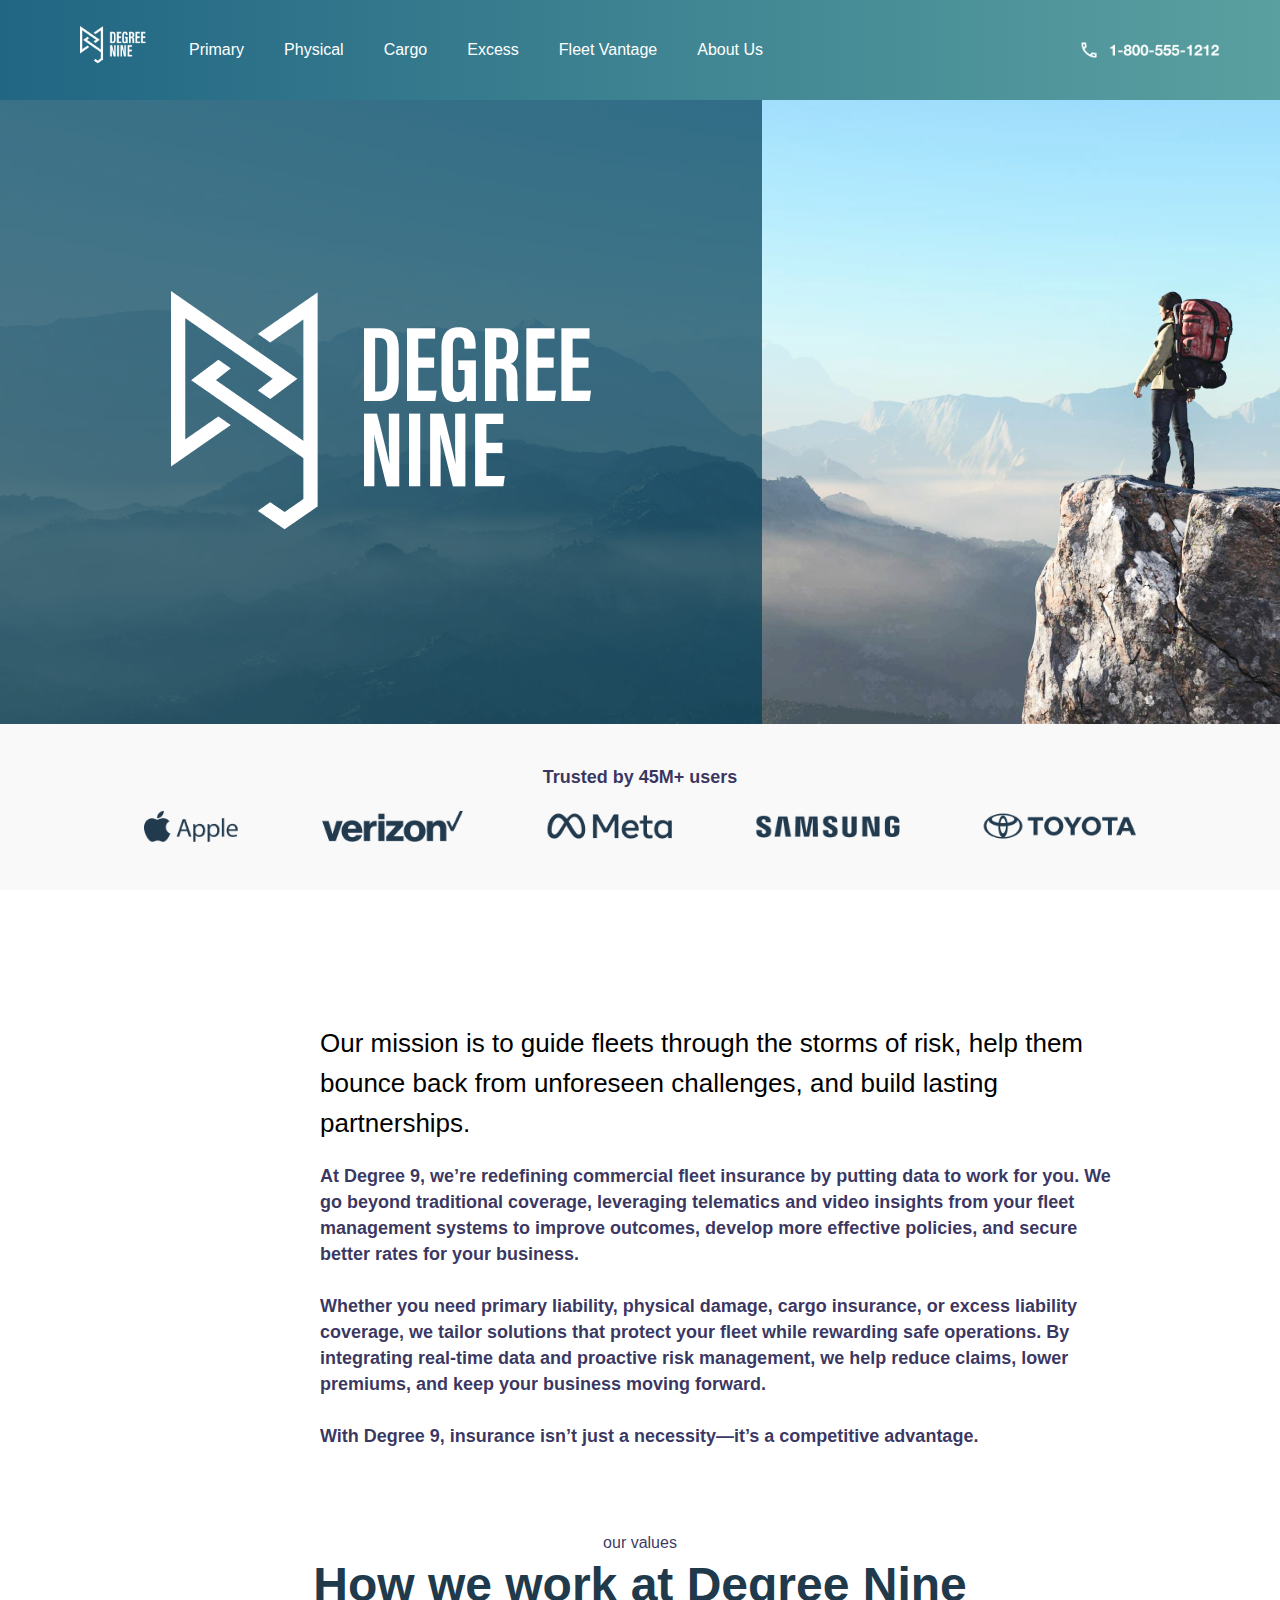
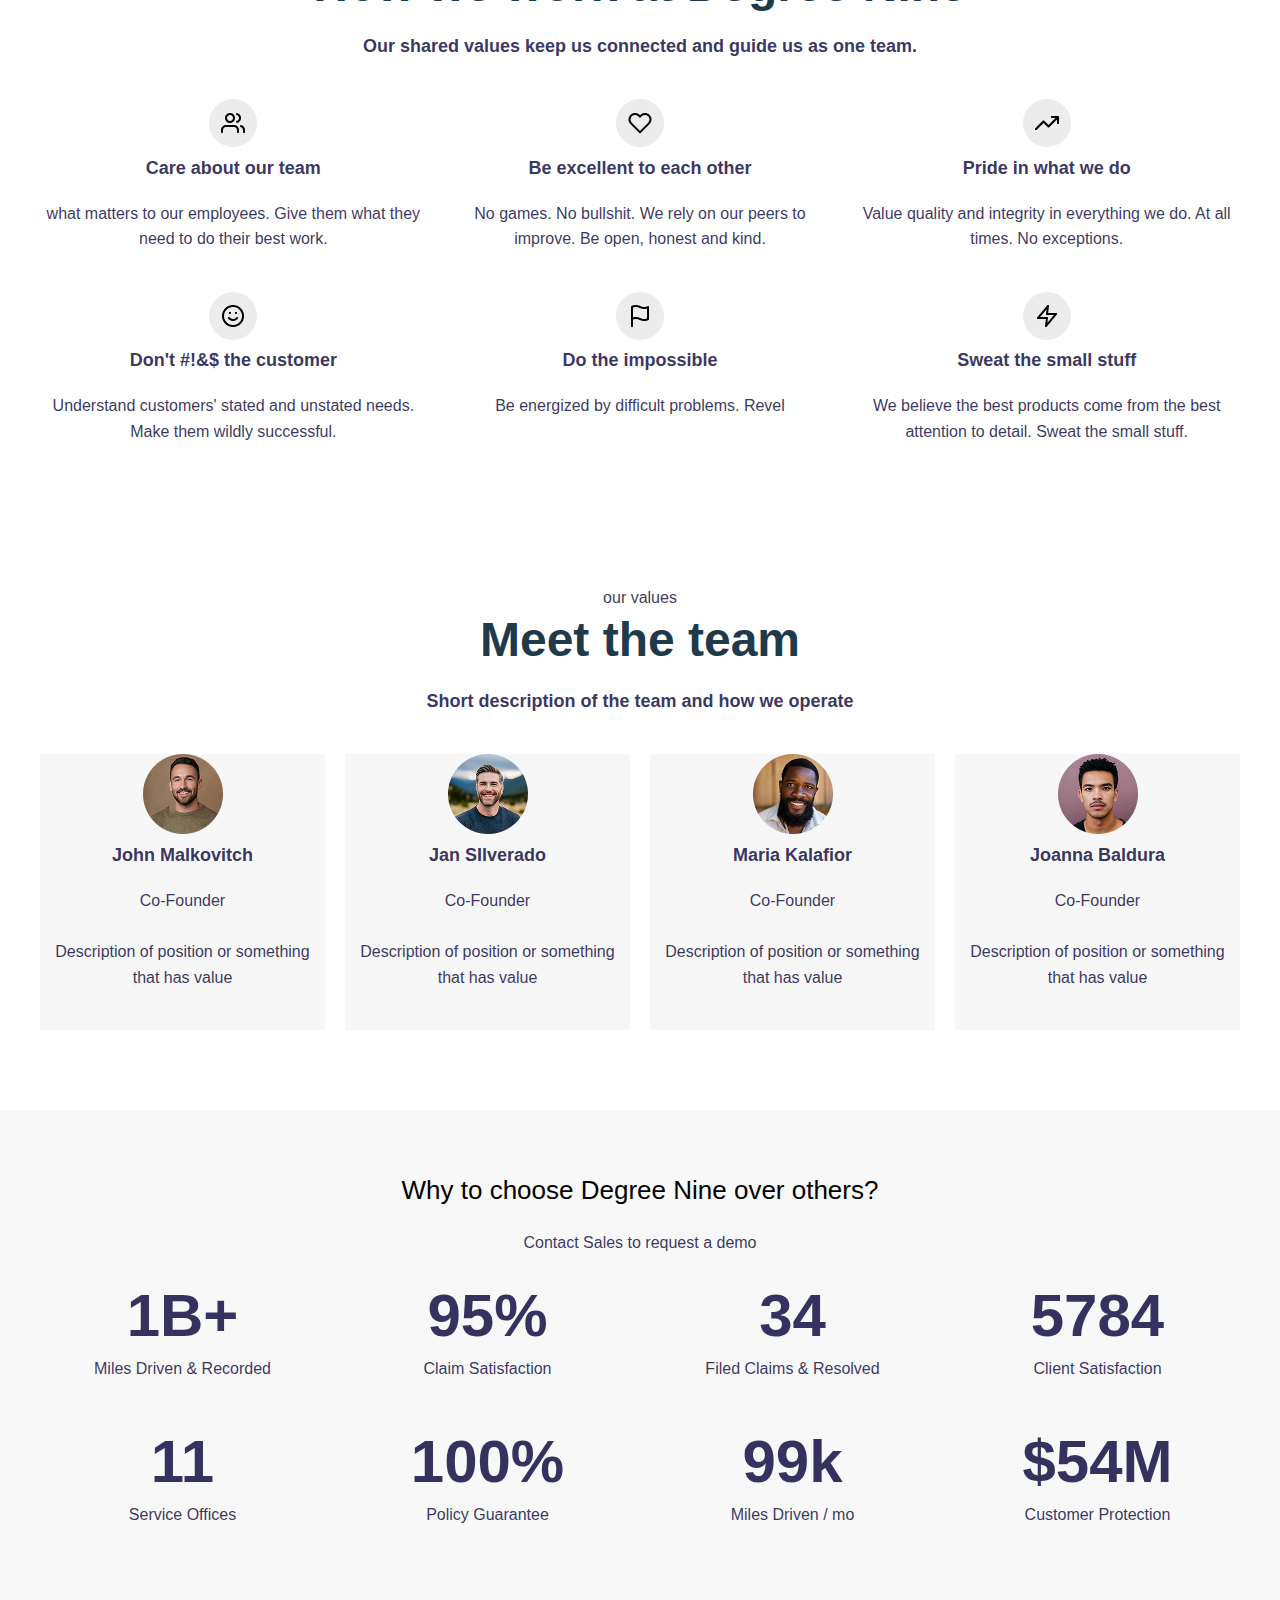
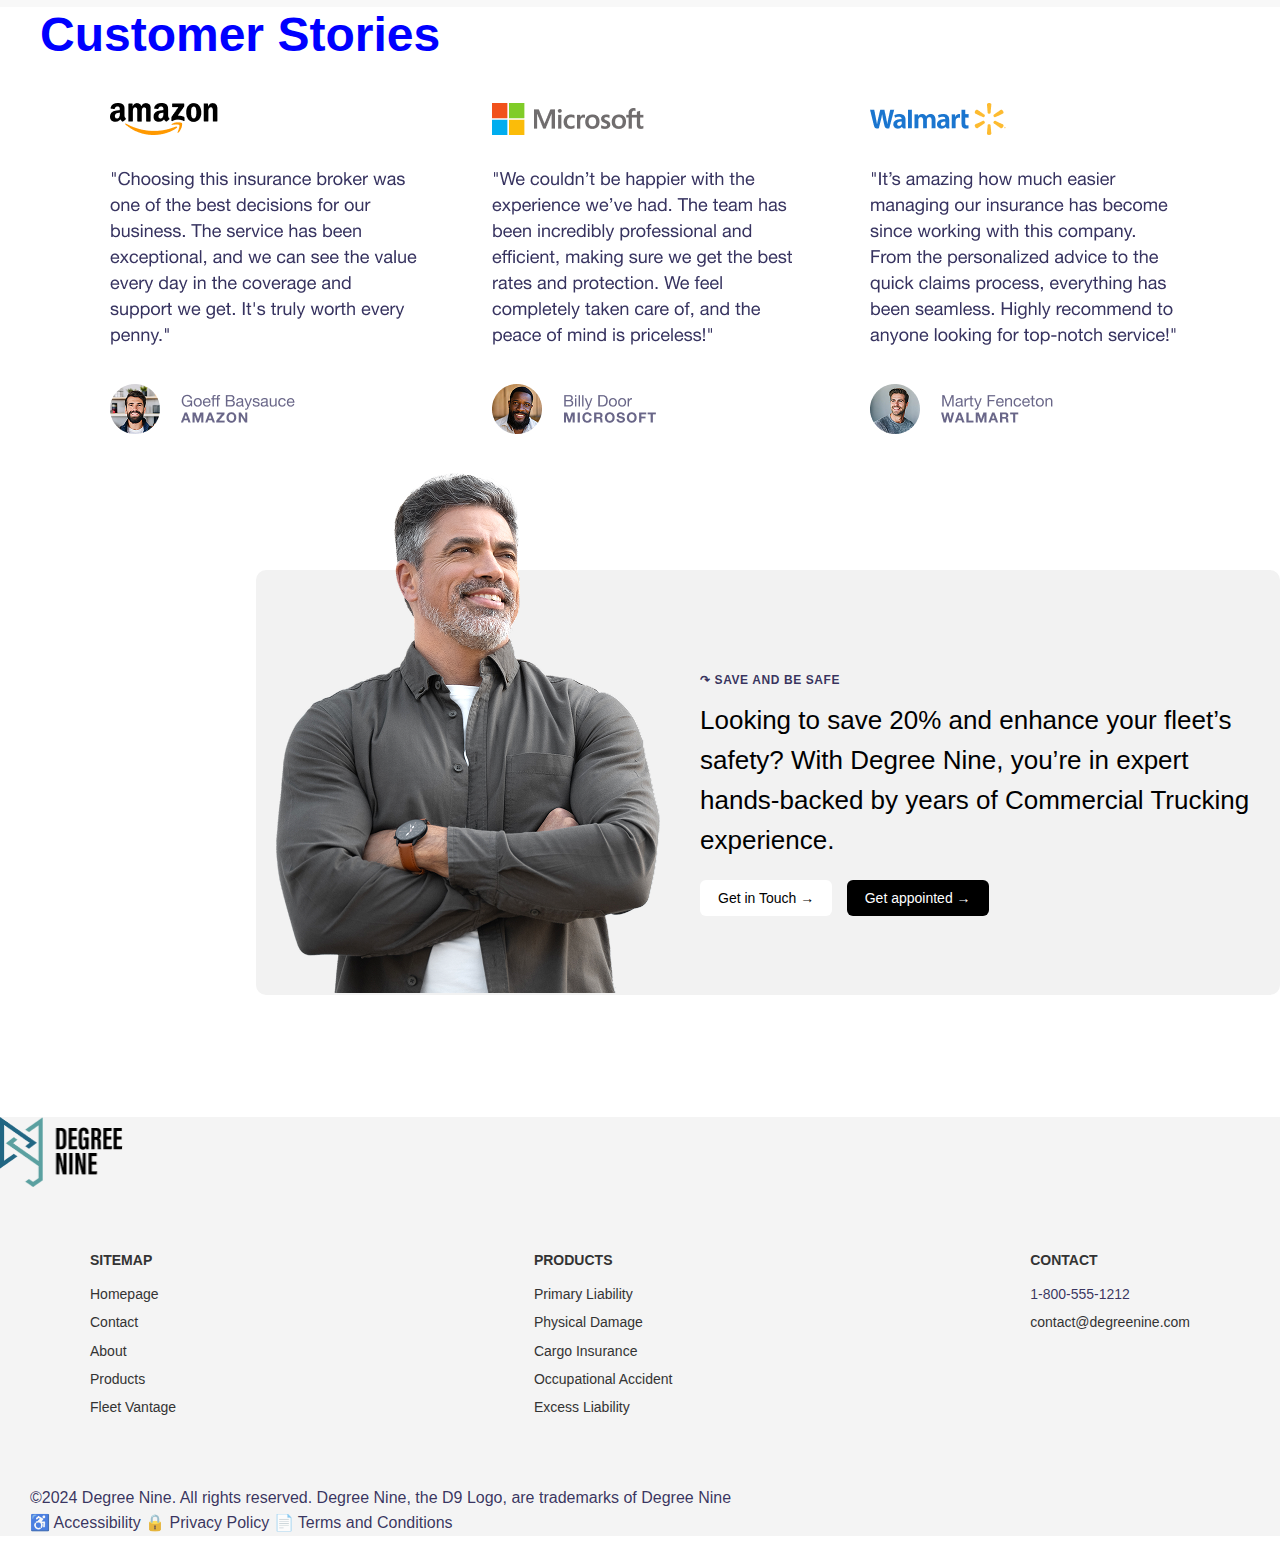
<file: aboutus.html>
<!DOCTYPE html>
<html lang="en">
<head>
    <meta charset="UTF-8">
    <meta name="viewport" content="width=device-width, initial-scale=1.0">
    <title>About us</title>
    <link rel="stylesheet" href="styl.css">
</head>
<body>
    <section class="header">
        <div class="lewyheader" >
            <a href="index.html"><img src="HEADLEFT.png" alt="zdjęcie"></a>
            <a href="primary liability.html">Primary</a>
            <a href="physical damage.html">Physical</a>
            <a href="cargo Insurance.html">Cargo</a>
            <a href="excess liability.html">Excess</a>
            <a href="fleet.html">Fleet Vantage</a>
            <a href="aboutus.html">About Us</a>
        </div>
        <div class="prawyheader"><img src="HEADRIGHT.png" alt="zdjęcie"></div>
    </section>
    <section class="mid1">
        <img src="abouts.png" alt="">
    </section>
    <section class="mid2">
        <h4 >Trusted by 45M+ users</h4>
        <img src="współpraca.png" alt="nasi współpracownicy" >
    </section>
    <section class="tekst">
        <h2>Our mission is to guide fleets through the storms of risk, help them bounce back from unforeseen challenges, and build lasting partnerships.</h2>
        <h4>At Degree 9, we’re redefining commercial fleet insurance by putting data to work for you. We go beyond traditional coverage, leveraging telematics and video insights from your fleet management systems to improve outcomes, develop more effective policies, and secure better rates for your business.
            <br><br>
            Whether you need primary liability, physical damage, cargo insurance, or excess liability coverage, we tailor solutions that protect your fleet while rewarding safe operations. By integrating real-time data and proactive risk management, we help reduce claims, lower premiums, and keep your business moving forward.
            <br><br>
            With Degree 9, insurance isn’t just a necessity—it’s a competitive advantage.</h4>
    </section >
    <section class="work">
        <div>
        <div class="label_header">our values</div>
        <h1>How we work at Degree Nine</h1>
        <h5>Our shared values keep us connected and guide us as one team.</h5>
        </div>
        <ul>
            <li><img src="team.png" alt=""><h5>Care about our team</h5> what matters to our employees. 
                Give them what they need to do their best work.</li>
            <li><img src="serce.png" alt=""><h5>Be excellent to each other</h5>No games. No bullshit. We rely on our peers 
                to improve. Be open, honest and kind.</li>
            <li><img src="pochyła.png" alt=""><h5>Pride in what we do</h5>Value quality and integrity in everything we do. 
                At all times. No exceptions.</li>
        </ul>
        <ul>
            <li><img src="uśmiech.png" alt=""><h5>Don't #!&$ the customer</h5>
                Understand customers' stated and unstated needs. Make them wildly successful.</li>
            <li><img src="flaga.png" alt=""><h5>Do the impossible</h5>Be energized by difficult problems. Revel </li>
            <li><img src="energia.png" alt=""><h5>Sweat the small stuff</h5>We believe the best products come from the best attention to detail. Sweat the small stuff.</li>
        </ul>
    </section>   
    <section class="team">
        <div>
            <div class="label_header">our values</div>
            <h1>Meet the team</h1>
            <h5>Short description of the team and how we operate</h5>
        </div>
        <ul>
            <li><img src="john.png" alt=""><h5>John Malkovitch</h5>Co-Founder<br><br>Description of position or something that has value</li>
            <li><img src="Jan.png" alt=""><h5>Jan SIlverado</h5>Co-Founder<br><br>Description of position or something that has value</li>
            <li><img src="maria.png" alt=""><h5>Maria Kalafior</h5>Co-Founder<br><br>Description of position or something that has value</li>
            <li><img src="joanna.png" alt=""><h5>Joanna Baldura</h5>Co-Founder<br><br>Description of position or something that has value</li>
        </ul>
    </section>

    <section class="statystyki">
        <h2 style="text-align: center;">Why to choose Degree Nine over others?</h2>
        <p style="text-align: center;">Contact Sales to request a demo</p>
        <ul>
            <li><p class="oversize">1B+</p> Miles Driven & Recorded</li>
            <li><p class="oversize">95%</p> Claim Satisfaction</li>
            <li><p class="oversize">34</p> Filed Claims & Resolved</li>
            <li><p class="oversize">5784</p> Client Satisfaction</li>
        </ul><ul>
            <li><p class="oversize">11</p> Service Offices</li>
            <li><p class="oversize">100%</p> Policy Guarantee</li>
            <li><p class="oversize">99k</p> Miles Driven / mo</li>
            <li><p class="oversize">$54M</p> Customer Protection</li>
        </ul>
    </section>
    <section class="stories">
    <H1 style="color: blue;">Customer Stories</H1>
        <img src="stories1.png" alt="historie">
    <img src="stories2.png" alt=""><img src="stories3.png" alt=""></section>
    <section class="cta-section">
        <img src="facet 1.png" alt="Man standing with arms crossed" />
        <div class="cta-text">
            <small>↷ Save and be safe</small>
            <h2>Looking to save 20% and enhance your fleet’s safety? With Degree Nine, you’re in expert hands-backed by years of Commercial Trucking experience.</h2>
            <div class="cta-buttons">
            <button class="btn-outline">Get in Touch →</button>
            <button class="btn-black">Get appointed →</button>
            </div>
        </div>
    </section>
    
    <footer>
        <div class="footer-logo">
            <img src="footer.png" alt="Degree Nine Logo" />
        </div>
        <div class="footer">
            
        
            <div class="footer-section">
                <h4>Sitemap</h4>
                <ul>
                <li><a href="index.html">Homepage</a></li>
                <li><a href="#">Contact</a></li>
                <li><a href="aboutus.html">About</a></li>
                <li><a href="#">Products</a></li>
                <li><a href="fleet.html">Fleet Vantage</a></li>
                </ul>
            </div>
        
            <div class="footer-section">
                <h4>Products</h4>
                <ul>
                <li><a href="primary liability.html">Primary Liability</a></li>
                <li><a href="physical damage.html">Physical Damage</a></li>
                <li><a href="cargo Insurance.html">Cargo Insurance</a></li>
                <li><a href="#">Occupational Accident</a></li>
                <li><a href="excess liability.html">Excess Liability</a></li>
                </ul>
            </div>
        
            <div class="footer-section">
                <h4>Contact</h4>
                <ul>
                <li>1-800-555-1212</li>
                <li><a href="mailto:contact@degreenine.com">contact@degreenine.com</a></li>
                </ul>
            </div>            
        </div>
        <div class="footer-section">
            <div>©2024 Degree Nine. All rights reserved. Degree Nine, the D9 Logo, are trademarks of Degree Nine</div>
            <div class="links">
                <span>♿ Accessibility</span>
                <span>🔒 Privacy Policy</span>
                <span>📄 Terms and Conditions</span>
            </div>
        </div>
    </footer>
</body>
</html>
</file>
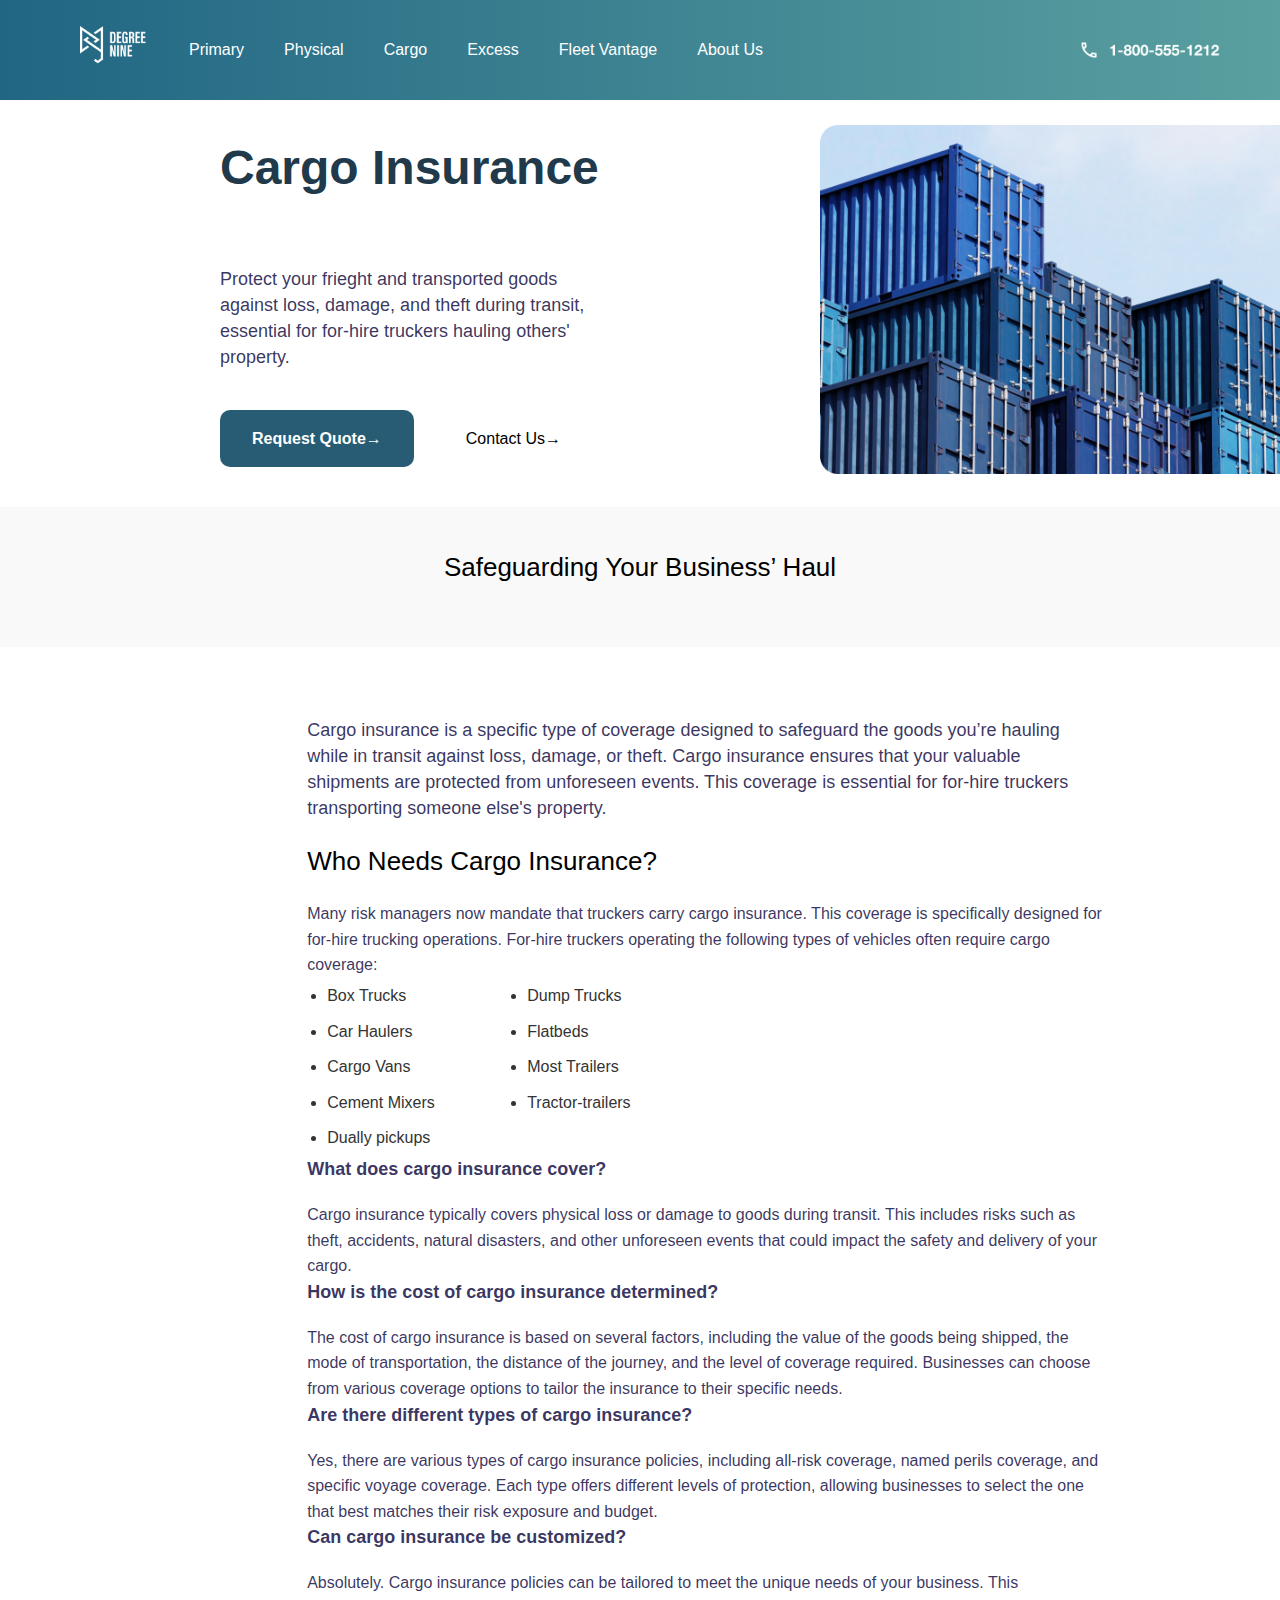
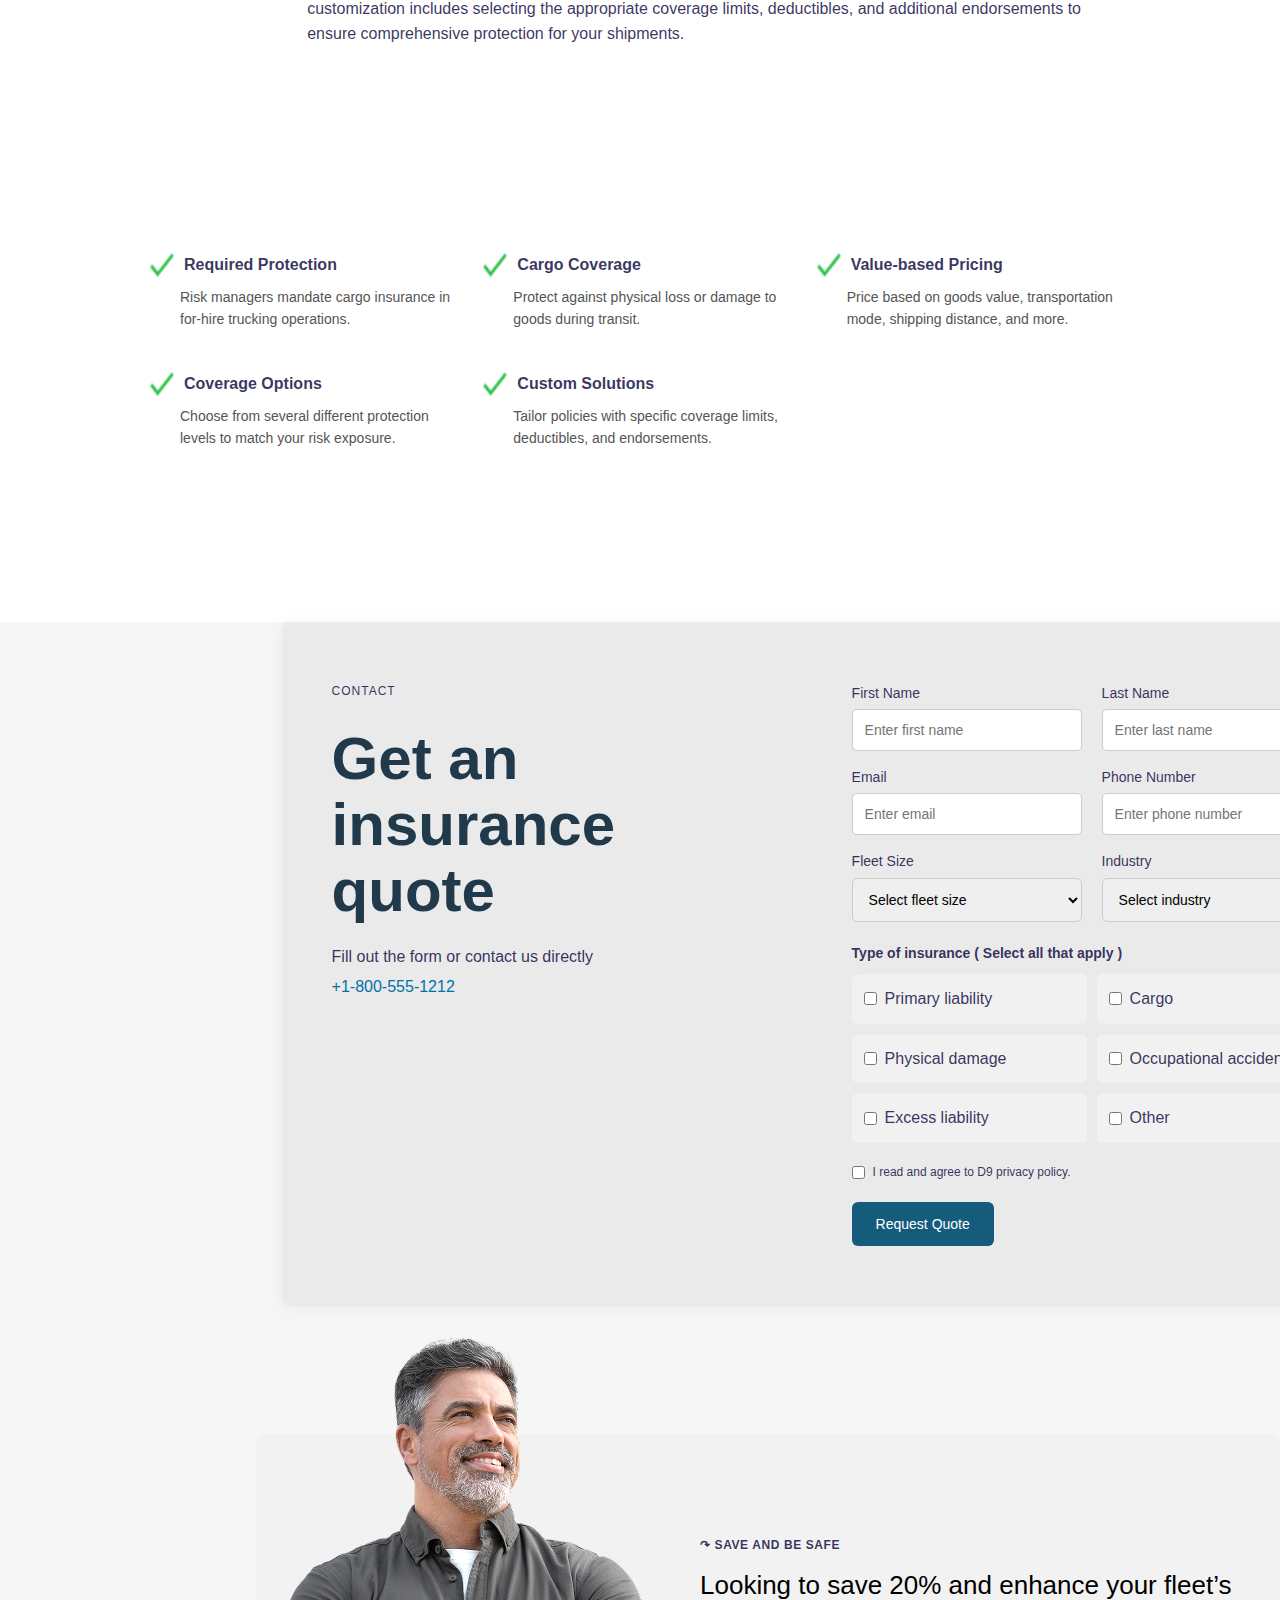
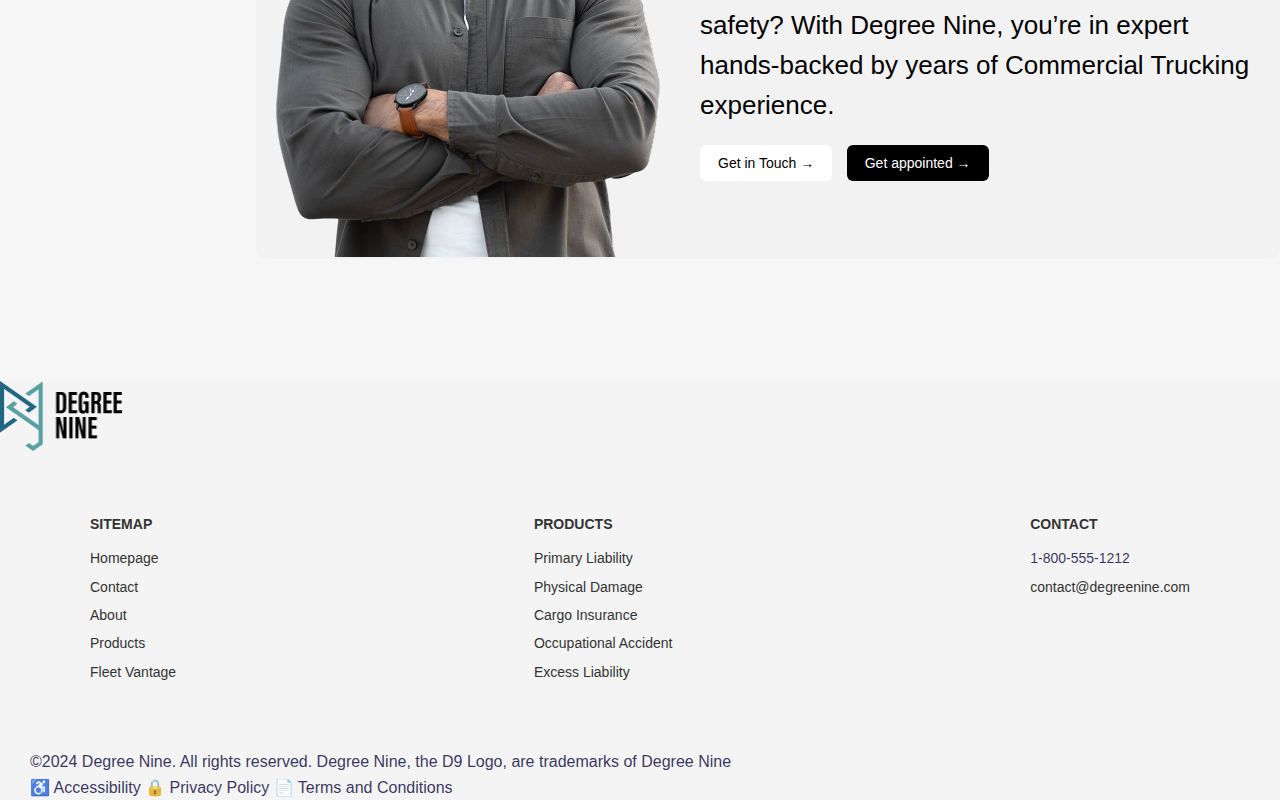
<file: cargo Insurance.html>
<!DOCTYPE html>
<html lang="en">
<head>
    <meta charset="UTF-8">
    <meta name="viewport" content="width=device-width, initial-scale=1.0">
    <title>cargo insurance</title>
    <link rel="stylesheet" href="styl.css">
</head>
<body>
    <section class="header">
        <div class="lewyheader" >
            <a href="index.html"><img src="HEADLEFT.png" alt="zdjęcie"></a>
            <a href="primary liability.html">Primary</a>
            <a href="physical damage.html">Physical</a>
            <a href="cargo Insurance.html">Cargo</a>
            <a href="excess liability.html">Excess</a>
            <a href="fleet.html">Fleet Vantage</a>
            <a href="aboutus.html">About Us</a>
        </div>
        <div class="prawyheader"><img src="HEADRIGHT.png" alt="zdjęcie"></div>
    </section>
    <section class="mid1">
        <div class="lewymid1"><h1>Cargo Insurance</h1><br>
        <h4 style="margin-top: 24px;margin-bottom: 40px; font-weight: lighter;">Protect your frieght and transported goods against loss, damage, and theft during transit, essential for for-hire truckers hauling others' property.</h4>
            <div class="button-group">
                <a href="#" class="btn-primary">
                Request Quote <span class="arrow">→</span>
                </a>
                <a href="#" class="btn-link">
                Contact Us <span class="arrow">→</span>
                </a>
            </div>
        </div>
        <div class="prawymid1"><img src="kontenery.png" alt="zdjęcie"></div>
    </section>
    <section class="mid2">
        <h2>Safeguarding Your Business’ Haul</h2>

    </section>
    <section class="informacje">
        <h4 style="
    text-decoration: none;">Cargo insurance is a specific type of coverage designed to safeguard the goods you’re hauling while in transit against loss, damage, or theft. Cargo insurance ensures that your valuable shipments are protected from unforeseen events. This coverage is essential for for-hire truckers transporting someone else's property.</h4>
        <h2>Who Needs Cargo Insurance?</h2>
        Many risk managers now mandate that truckers carry cargo insurance. This coverage is specifically designed for for-hire trucking operations. For-hire truckers operating the following types of vehicles often require cargo coverage:
        <ul class="vehicle-list">
            <li>Box Trucks</li>
            <li>Dump Trucks</li>
            <li>Car Haulers</li>
            <li>Flatbeds</li>
            <li>Cargo Vans</li>
            <li>Most Trailers</li>
            <li>Cement Mixers</li>
            <li>Tractor-trailers</li>
            <li>Dually pickups</li>
          </ul>
        <h5>What does cargo insurance cover?</h5>
        Cargo insurance typically covers physical loss or damage to goods during transit. This includes risks such as theft, accidents, natural disasters, and other unforeseen events that could impact the safety and delivery of your cargo.
        <h5>How is the cost of cargo insurance determined?</h5>
        The cost of cargo insurance is based on several factors, including the value of the goods being shipped, the mode of transportation, the distance of the journey, and the level of coverage required. Businesses can choose from various coverage options to tailor the insurance to their specific needs.
        <h5>Are there different types of cargo insurance?</h5>
        Yes, there are various types of cargo insurance policies, including all-risk coverage, named perils coverage, and specific voyage coverage. Each type offers different levels of protection, allowing businesses to select the one that best matches their risk exposure and budget.
        <h5>Can cargo insurance be customized?</h5>
        Absolutely. Cargo insurance policies can be tailored to meet the unique needs of your business. This customization includes selecting the appropriate coverage limits, deductibles, and additional endorsements to ensure comprehensive protection for your shipments.
    </section >    
    <div class="komentarze">   
        <ul>
          <li>
            <div class="item">
              <div class="top-line">
                <img src="Vector.png" alt="">
                <h5>Required Protection</h5>
              </div>
              <p>Risk managers mandate cargo insurance in for-hire trucking operations.</p>
            </div>
          </li>
          <li>
            <div class="item">
              <div class="top-line">
                <img src="Vector.png" alt="">
                <h5>Cargo Coverage</h5>
              </div>
              <p>Protect against physical loss or damage to goods during transit.</p>
            </div>
          </li>
          <li>
            <div class="item">
              <div class="top-line">
                <img src="Vector.png" alt="">
                <h5>Value-based Pricing</h5>
              </div>
              <p>Price based on goods value, transportation mode, shipping distance, and more.</p>
            </div>
          </li>
        </ul>
        <ul>
          <li>
            <div class="item">
              <div class="top-line">
                <img src="Vector.png" alt="">
                <h5>Coverage Options</h5>
              </div>
              <p>Choose from several different protection levels to match your risk exposure.</p>
            </div>
          </li>
          <li>
            <div class="item">
              <div class="top-line">
                <img src="Vector.png" alt="">
                <h5>Custom Solutions</h5>
              </div>
              <p>Tailor policies with specific coverage limits, deductibles, and endorsements.</p>
            </div>
          </li>
          <li></li>
        </ul>
      </div>
    


    <section class="dane_wejsciowe">
    <div class="contact-form">

        <div class="form-left">
          <small>Contact</small>
          <h1>Get an<br>insurance<br>quote</h1>
          <p>Fill out the form or contact us directly<br>
            <a href="tel:1-800-555-1212">+1-800-555-1212</a>
          </p>
        </div>
      
        <form class="form-right">
          <!-- DANE UŻYTKOWNIKA -->
          <div class="form-row">
            <div class="form-group">
              <label>First Name</label>
              <input type="text" placeholder="Enter first name">
            </div>
            <div class="form-group">
              <label>Last Name</label>
              <input type="text" placeholder="Enter last name">
            </div>
          </div>
      
          <div class="form-row">
            <div class="form-group">
              <label>Email</label>
              <input type="email" placeholder="Enter email">
            </div>
            <div class="form-group">
              <label>Phone Number</label>
              <input type="tel" placeholder="Enter phone number">
            </div>
          </div>
      
          <div class="form-row">
            <div class="form-group">
              <label>Fleet Size</label>
              <select>
                <option>Select fleet size</option>
                <option>1-5 Vehicles</option>
                <option>6-15 Vehicles</option>
                <option>16+ Vehicles</option>
              </select>
            </div>
            <div class="form-group">
              <label>Industry</label>
              <select>
                <option>Select industry</option>
                <option>Logistics</option>
                <option>Construction</option>
                <option>Healthcare</option>
                <option>Other</option>
              </select>
            </div>
          </div>
      
          <!-- CHECKBOXY POD DANYMI -->
          <div class="checkbox-title">
            <strong>Type of insurance ( Select all that apply )</strong>
          </div>
      
          <div class="checkbox-group">
            <label><input type="checkbox"> Primary liability</label>
            <label><input type="checkbox"> Cargo</label>
            <label><input type="checkbox"> Physical damage</label>
            <label><input type="checkbox"> Occupational accident</label>
            <label><input type="checkbox"> Excess liability</label>
            <label><input type="checkbox"> Other</label>
          </div>
      
          <div class="form-terms">
            <label>
              <input type="checkbox"> I read and agree to D9 privacy policy.
            </label>
          </div>
      
          <button type="submit" class="submit-btn">Request Quote</button>
        </form>
    </div>
    
    <div class="cta-section">
        <img src="facet 1.png" alt="Man standing with arms crossed" />
        <div class="cta-text">
            <small>↷ Save and be safe</small>
            <h2>Looking to save 20% and enhance your fleet’s safety? With Degree Nine, you’re in expert hands-backed by years of Commercial Trucking experience.</h2>
            <div class="cta-buttons">
            <button class="btn-outline">Get in Touch →</button>
            <button class="btn-black">Get appointed →</button>
            </div>
        </div>
    </div>
    
    <footer>
        <div class="footer-logo">
            <img src="footer.png" alt="Degree Nine Logo" />
        </div>
        <div class="footer">
            
        
            <div class="footer-section">
                <h4>Sitemap</h4>
                <ul>
                <li><a href="index.html">Homepage</a></li>
                <li><a href="#">Contact</a></li>
                <li><a href="aboutus.html">About</a></li>
                <li><a href="#">Products</a></li>
                <li><a href="fleet.html">Fleet Vantage</a></li>
                </ul>
            </div>
        
            <div class="footer-section">
                <h4>Products</h4>
                <ul>
                <li><a href="primary liability.html">Primary Liability</a></li>
                <li><a href="physical damage.html">Physical Damage</a></li>
                <li><a href="cargo Insurance.html">Cargo Insurance</a></li>
                <li><a href="#">Occupational Accident</a></li>
                <li><a href="excess liability.html">Excess Liability</a></li>
                </ul>
            </div>
        
            <div class="footer-section">
                <h4>Contact</h4>
                <ul>
                <li>1-800-555-1212</li>
                <li><a href="mailto:contact@degreenine.com">contact@degreenine.com</a></li>
                </ul>
            </div>            
        </div>
        <div class="footer-section">
            <div>©2024 Degree Nine. All rights reserved. Degree Nine, the D9 Logo, are trademarks of Degree Nine</div>
            <div class="links">
                <span>♿ Accessibility</span>
                <span>🔒 Privacy Policy</span>
                <span>📄 Terms and Conditions</span>
            </div>
        </div>
    </footer>
</section>
</body>
</html>
</file>
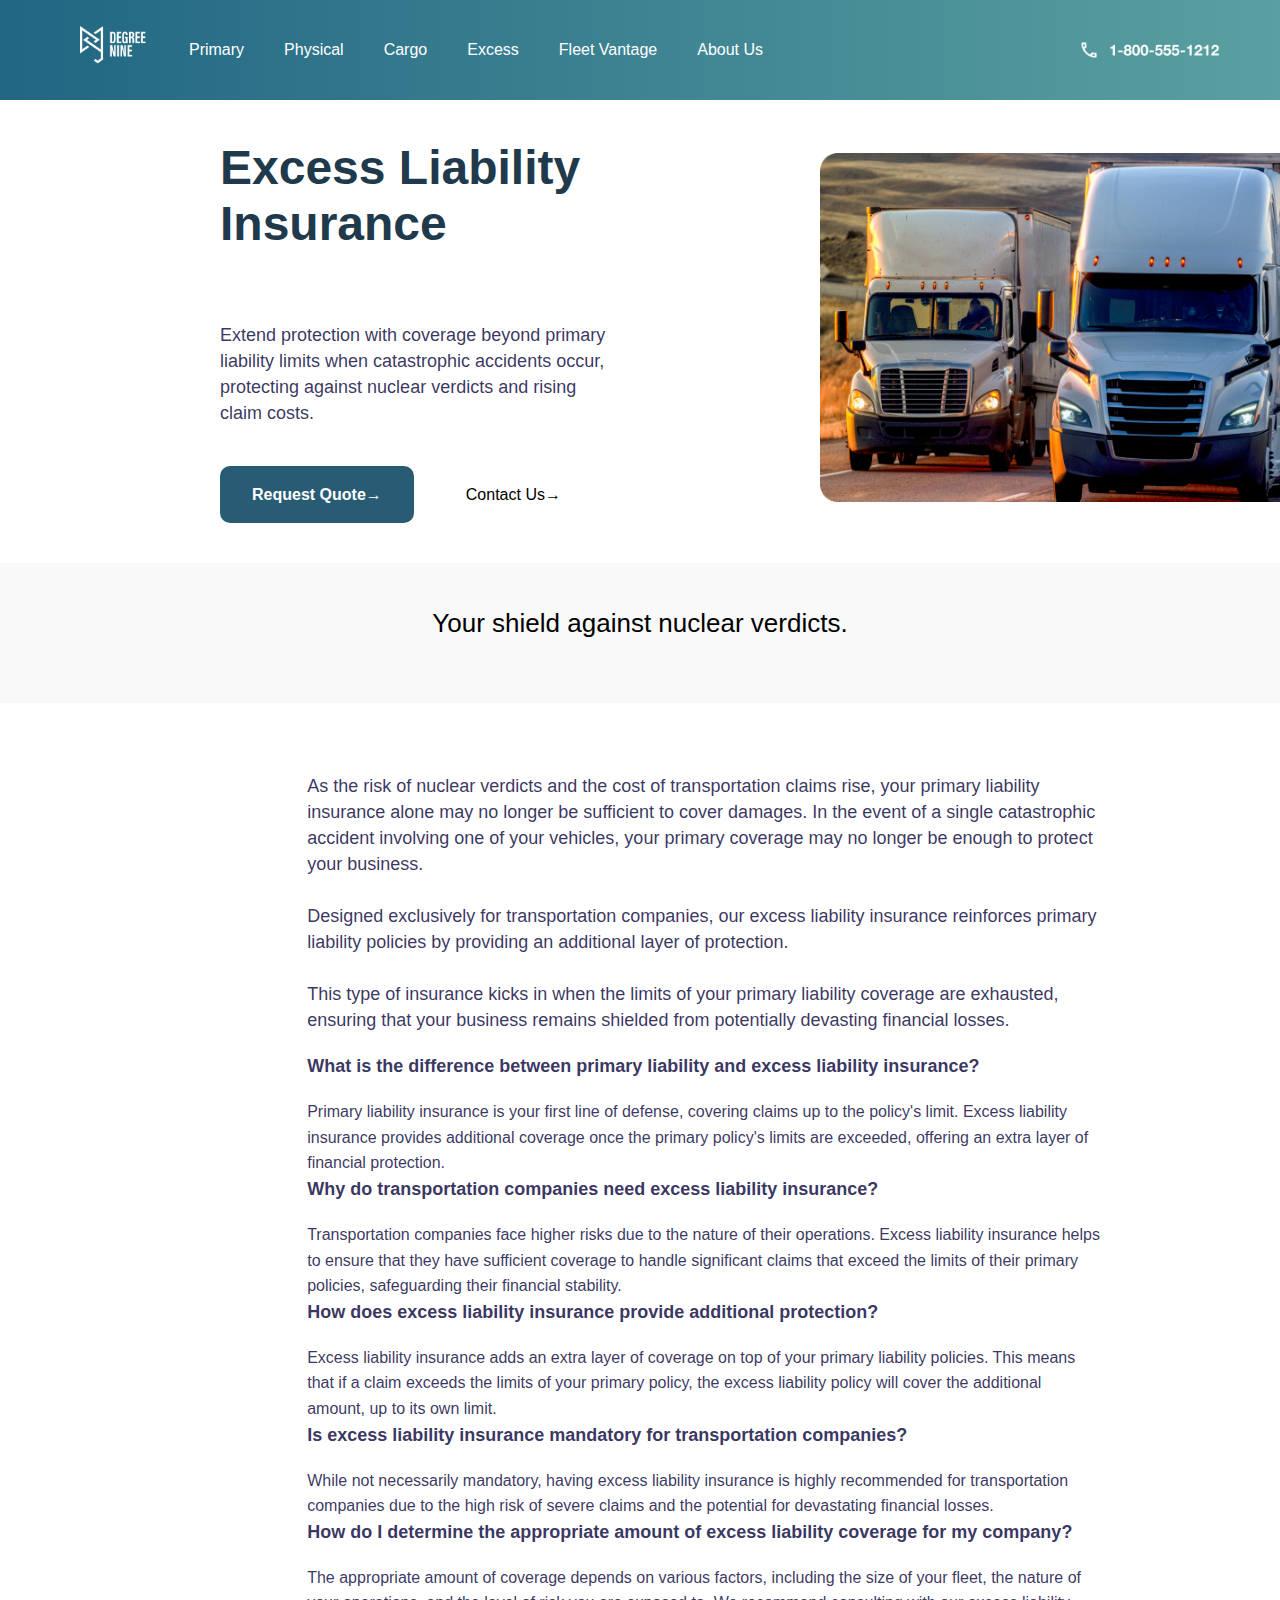
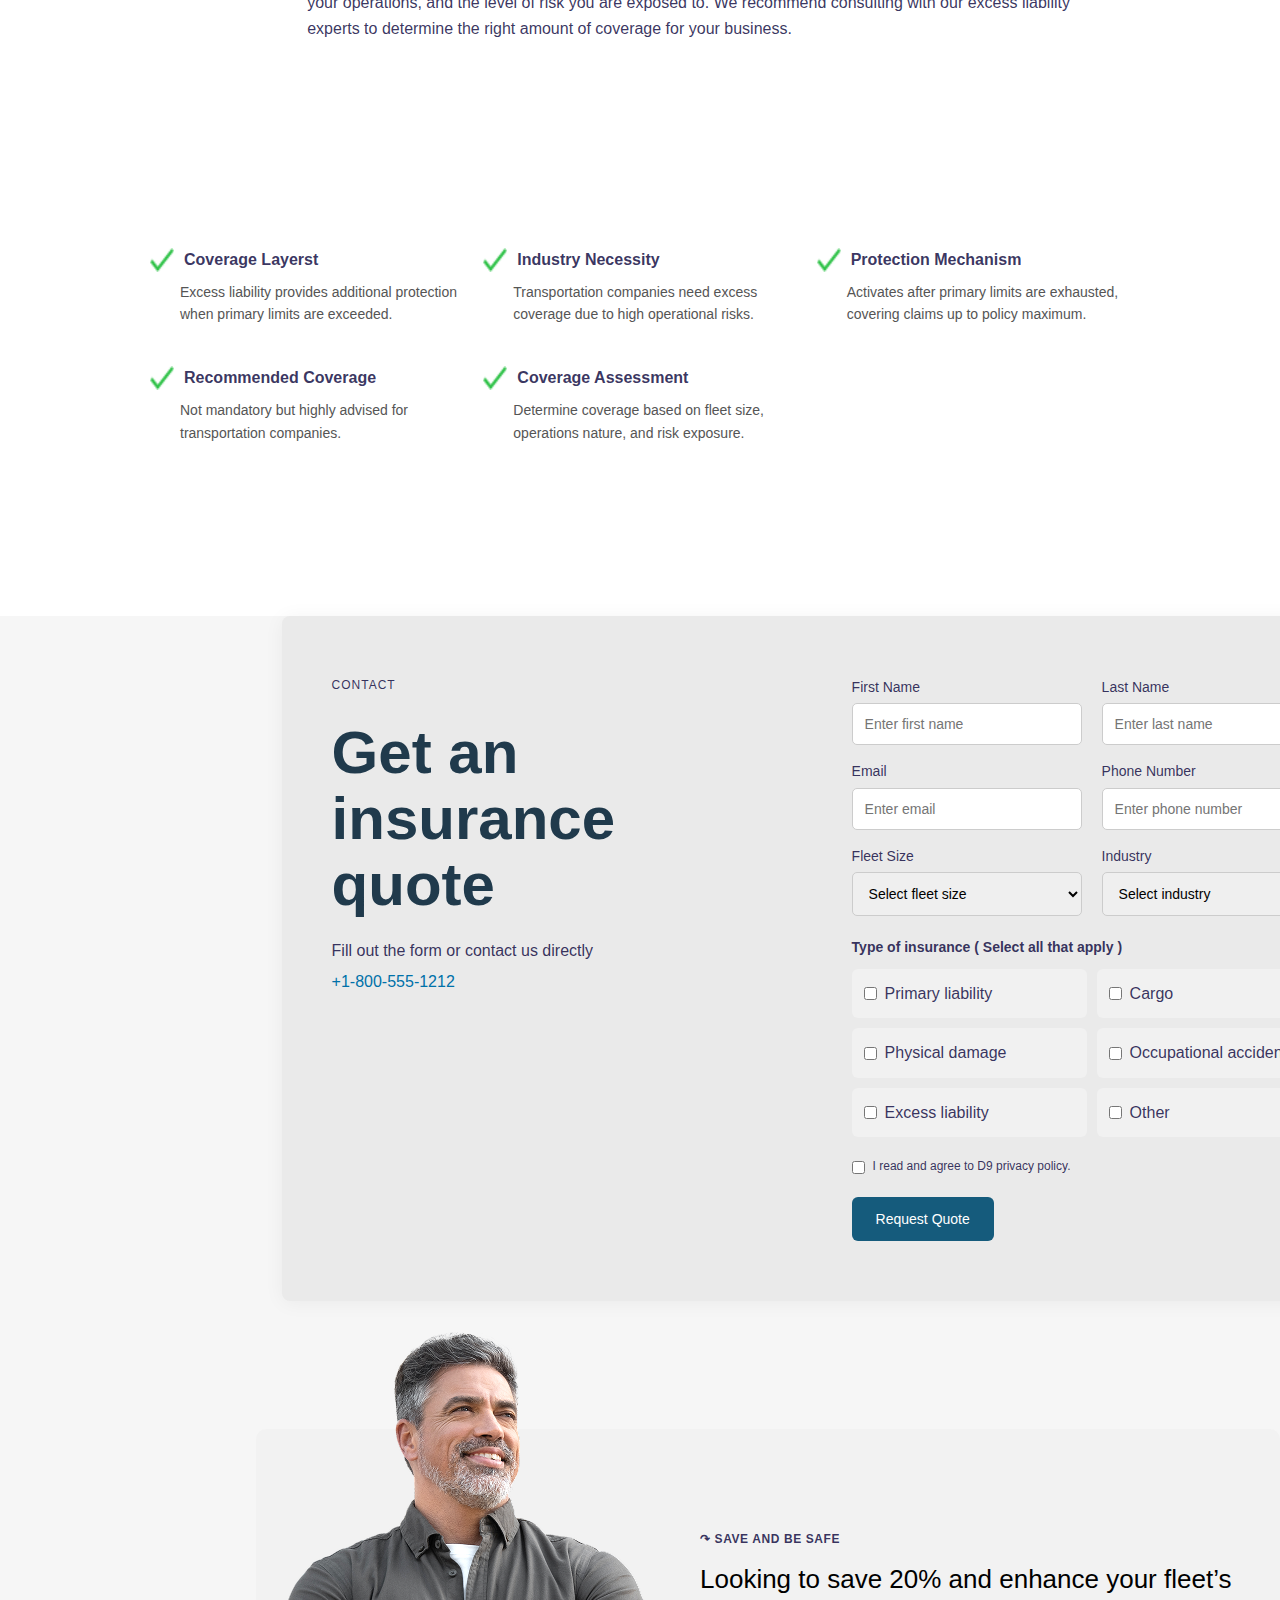
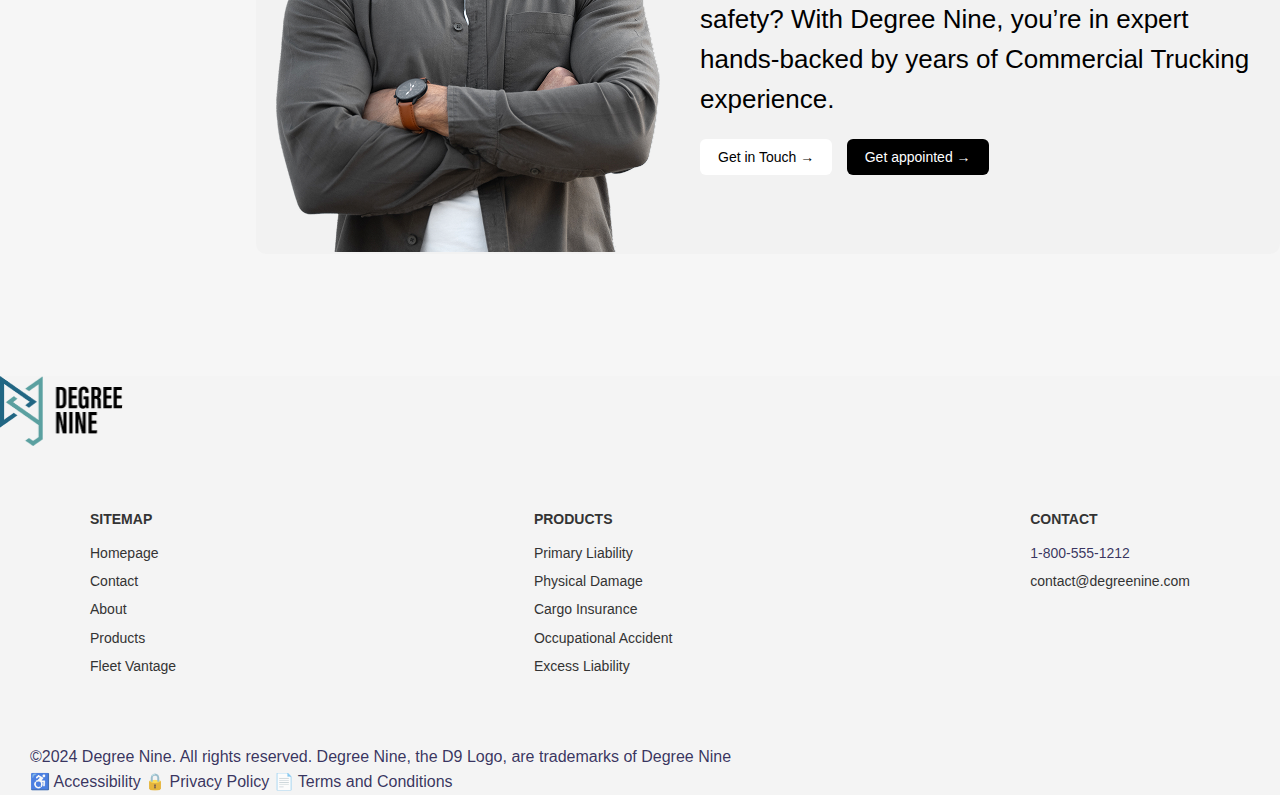
<file: excess liability.html>
<!DOCTYPE html>
<html lang="en">
<head>
    <meta charset="UTF-8">
    <meta name="viewport" content="width=device-width, initial-scale=1.0">
    <title>excess liability</title>
    <link rel="stylesheet" href="styl.css">
</head>
<body>
    <section class="header">
        <div class="lewyheader" >
            <a href="index.html"><img src="HEADLEFT.png" alt="zdjęcie"></a>
            <a href="primary liability.html">Primary</a>
            <a href="physical damage.html">Physical</a>
            <a href="cargo Insurance.html">Cargo</a>
            <a href="excess liability.html">Excess</a>
            <a href="fleet.html">Fleet Vantage</a>
            <a href="aboutus.html">About Us</a>
        </div>
        <div class="prawyheader"><img src="HEADRIGHT.png" alt="zdjęcie"></div>
    </section>
    <section class="mid1">
        <div class="lewymid1"><h1>Excess Liability Insurance</h1><br>
        <h4 style="margin-top: 24px;margin-bottom: 40px;font-weight: lighter;">Extend protection with coverage beyond primary liability limits when catastrophic accidents occur, protecting against nuclear verdicts and rising claim costs.</h4>
            <div class="button-group">
                <a href="#" class="btn-primary">
                Request Quote <span class="arrow">→</span>
                </a>
                <a href="#" class="btn-link">
                Contact Us <span class="arrow">→</span>
                </a>
            </div>
        </div>
        <div class="prawymid1"><img src="2tiry.png" alt="zdjęcie"></div>
    </section>
    <section class="mid2">
        <h2>Your shield against nuclear verdicts.</h2>

    </section>
    <section class="informacje">
        <h4 style="
    text-decoration: none;">As the risk of nuclear verdicts and the cost of transportation claims rise, your primary liability insurance alone may no longer be sufficient to cover damages. In the event of 
            a single catastrophic accident involving one of your vehicles, your primary coverage may no longer be enough to protect your business.
            <br><br>
            Designed exclusively for transportation companies, our excess liability insurance reinforces primary liability policies by providing an additional layer of protection. 
            <br><br>
            This type of insurance kicks in when the limits of your primary liability coverage are exhausted, ensuring that your business remains shielded from potentially devasting financial losses.</h4>
        <h5>What is the difference between primary liability and excess liability insurance?</h5>
        Primary liability insurance is your first line of defense, covering claims up to the policy's limit. Excess liability insurance provides additional coverage once the primary policy's limits are exceeded, offering an extra layer of financial protection.
        <h5>Why do transportation companies need excess liability insurance?</h5>
        Transportation companies face higher risks due to the nature of their operations. Excess liability insurance helps to ensure that they have sufficient coverage to handle significant claims that exceed the limits of their primary policies, safeguarding their financial stability.
        <h5>How does excess liability insurance provide additional protection?</h5>
        Excess liability insurance adds an extra layer of coverage on top of your primary liability policies. This means that if a claim exceeds the limits of your primary policy, the excess liability policy will cover the additional amount, up to its own limit.
        <h5>Is excess liability insurance mandatory for transportation companies?</h5>
        While not necessarily mandatory, having excess liability insurance is highly recommended for transportation companies due to the high risk of severe claims and the potential for devastating financial losses.
        <h5>How do I determine the appropriate amount of excess liability coverage for my company?</h5>
        The appropriate amount of coverage depends on various factors, including the size of your fleet, the nature of your operations, and the level of risk you are exposed to. We recommend consulting with our excess liability experts to determine the right amount of coverage for your business.
    </section >    
    <div class="komentarze">   
      <ul>
        <li>
          <div class="item">
            <div class="top-line">
              <img src="Vector.png" alt="">
              <h5>Coverage Layerst</h5>
            </div>
            <p>Excess liability provides additional protection when primary limits are exceeded.</p>
          </div>
        </li>
        <li>
          <div class="item">
            <div class="top-line">
              <img src="Vector.png" alt="">
              <h5>Industry Necessity</h5>
            </div>
            <p>Transportation companies need excess coverage due to high operational risks.</p>
          </div>
        </li>
        <li>
          <div class="item">
            <div class="top-line">
              <img src="Vector.png" alt="">
              <h5>Protection Mechanism</h5>
            </div>
            <p>Activates after primary limits are exhausted, covering claims up to policy maximum.</p>
          </div>
        </li>
      </ul>
      <ul>
        <li>
          <div class="item">
            <div class="top-line">
              <img src="Vector.png" alt="">
              <h5>Recommended Coverage</h5>
            </div>
            <p>Not mandatory but highly advised for transportation companies.</p>
          </div>
        </li>
        <li>
          <div class="item">
            <div class="top-line">
              <img src="Vector.png" alt="">
              <h5>Coverage Assessment</h5>
            </div>
            <p>Determine coverage based on fleet size, operations nature, and risk exposure.</p>
          </div>
        </li>
        <li></li>
      </ul>
    </div>
    


    <section class="dane_wejsciowe">
    <div class="contact-form">

        <div class="form-left">
          <small>Contact</small>
          <h1>Get an<br>insurance<br>quote</h1>
          <p>Fill out the form or contact us directly<br>
            <a href="tel:1-800-555-1212">+1-800-555-1212</a>
          </p>
        </div>
      
        <form class="form-right">
          <!-- DANE UŻYTKOWNIKA -->
          <div class="form-row">
            <div class="form-group">
              <label>First Name</label>
              <input type="text" placeholder="Enter first name">
            </div>
            <div class="form-group">
              <label>Last Name</label>
              <input type="text" placeholder="Enter last name">
            </div>
          </div>
      
          <div class="form-row">
            <div class="form-group">
              <label>Email</label>
              <input type="email" placeholder="Enter email">
            </div>
            <div class="form-group">
              <label>Phone Number</label>
              <input type="tel" placeholder="Enter phone number">
            </div>
          </div>
      
          <div class="form-row">
            <div class="form-group">
              <label>Fleet Size</label>
              <select>
                <option>Select fleet size</option>
                <option>1-5 Vehicles</option>
                <option>6-15 Vehicles</option>
                <option>16+ Vehicles</option>
              </select>
            </div>
            <div class="form-group">
              <label>Industry</label>
              <select>
                <option>Select industry</option>
                <option>Logistics</option>
                <option>Construction</option>
                <option>Healthcare</option>
                <option>Other</option>
              </select>
            </div>
          </div>
      
          <!-- CHECKBOXY POD DANYMI -->
          <div class="checkbox-title">
            <strong>Type of insurance ( Select all that apply )</strong>
          </div>
      
          <div class="checkbox-group">
            <label><input type="checkbox"> Primary liability</label>
            <label><input type="checkbox"> Cargo</label>
            <label><input type="checkbox"> Physical damage</label>
            <label><input type="checkbox"> Occupational accident</label>
            <label><input type="checkbox"> Excess liability</label>
            <label><input type="checkbox"> Other</label>
          </div>
      
          <div class="form-terms">
            <label>
              <input type="checkbox"> I read and agree to D9 privacy policy.
            </label>
          </div>
      
          <button type="submit" class="submit-btn">Request Quote</button>
        </form>
    </div>
    
    <div class="cta-section">
        <img src="facet 1.png" alt="Man standing with arms crossed" />
        <div class="cta-text">
            <small>↷ Save and be safe</small>
            <h2>Looking to save 20% and enhance your fleet’s safety? With Degree Nine, you’re in expert hands-backed by years of Commercial Trucking experience.</h2>
            <div class="cta-buttons">
            <button class="btn-outline">Get in Touch →</button>
            <button class="btn-black">Get appointed →</button>
            </div>
        </div>
    </div>
    
    <footer>
        <div class="footer-logo">
            <img src="footer.png" alt="Degree Nine Logo" />
        </div>
        <div class="footer">
            
        
            <div class="footer-section">
                <h4>Sitemap</h4>
                <ul>
                <li><a href="index.html">Homepage</a></li>
                <li><a href="#">Contact</a></li>
                <li><a href="aboutus.html">About</a></li>
                <li><a href="#">Products</a></li>
                <li><a href="fleet.html">Fleet Vantage</a></li>
                </ul>
            </div>
        
            <div class="footer-section">
                <h4>Products</h4>
                <ul>
                <li><a href="primary liability.html">Primary Liability</a></li>
                <li><a href="physical damage.html">Physical Damage</a></li>
                <li><a href="cargo Insurance.html">Cargo Insurance</a></li>
                <li><a href="#">Occupational Accident</a></li>
                <li><a href="excess liability.html">Excess Liability</a></li>
                </ul>
            </div>
        
            <div class="footer-section">
                <h4>Contact</h4>
                <ul>
                <li>1-800-555-1212</li>
                <li><a href="mailto:contact@degreenine.com">contact@degreenine.com</a></li>
                </ul>
            </div>            
        </div>
        <div class="footer-section">
            <div>©2024 Degree Nine. All rights reserved. Degree Nine, the D9 Logo, are trademarks of Degree Nine</div>
            <div class="links">
                <span>♿ Accessibility</span>
                <span>🔒 Privacy Policy</span>
                <span>📄 Terms and Conditions</span>
            </div>
        </div>
    </footer>
</section>
</body>
</html>
</file>
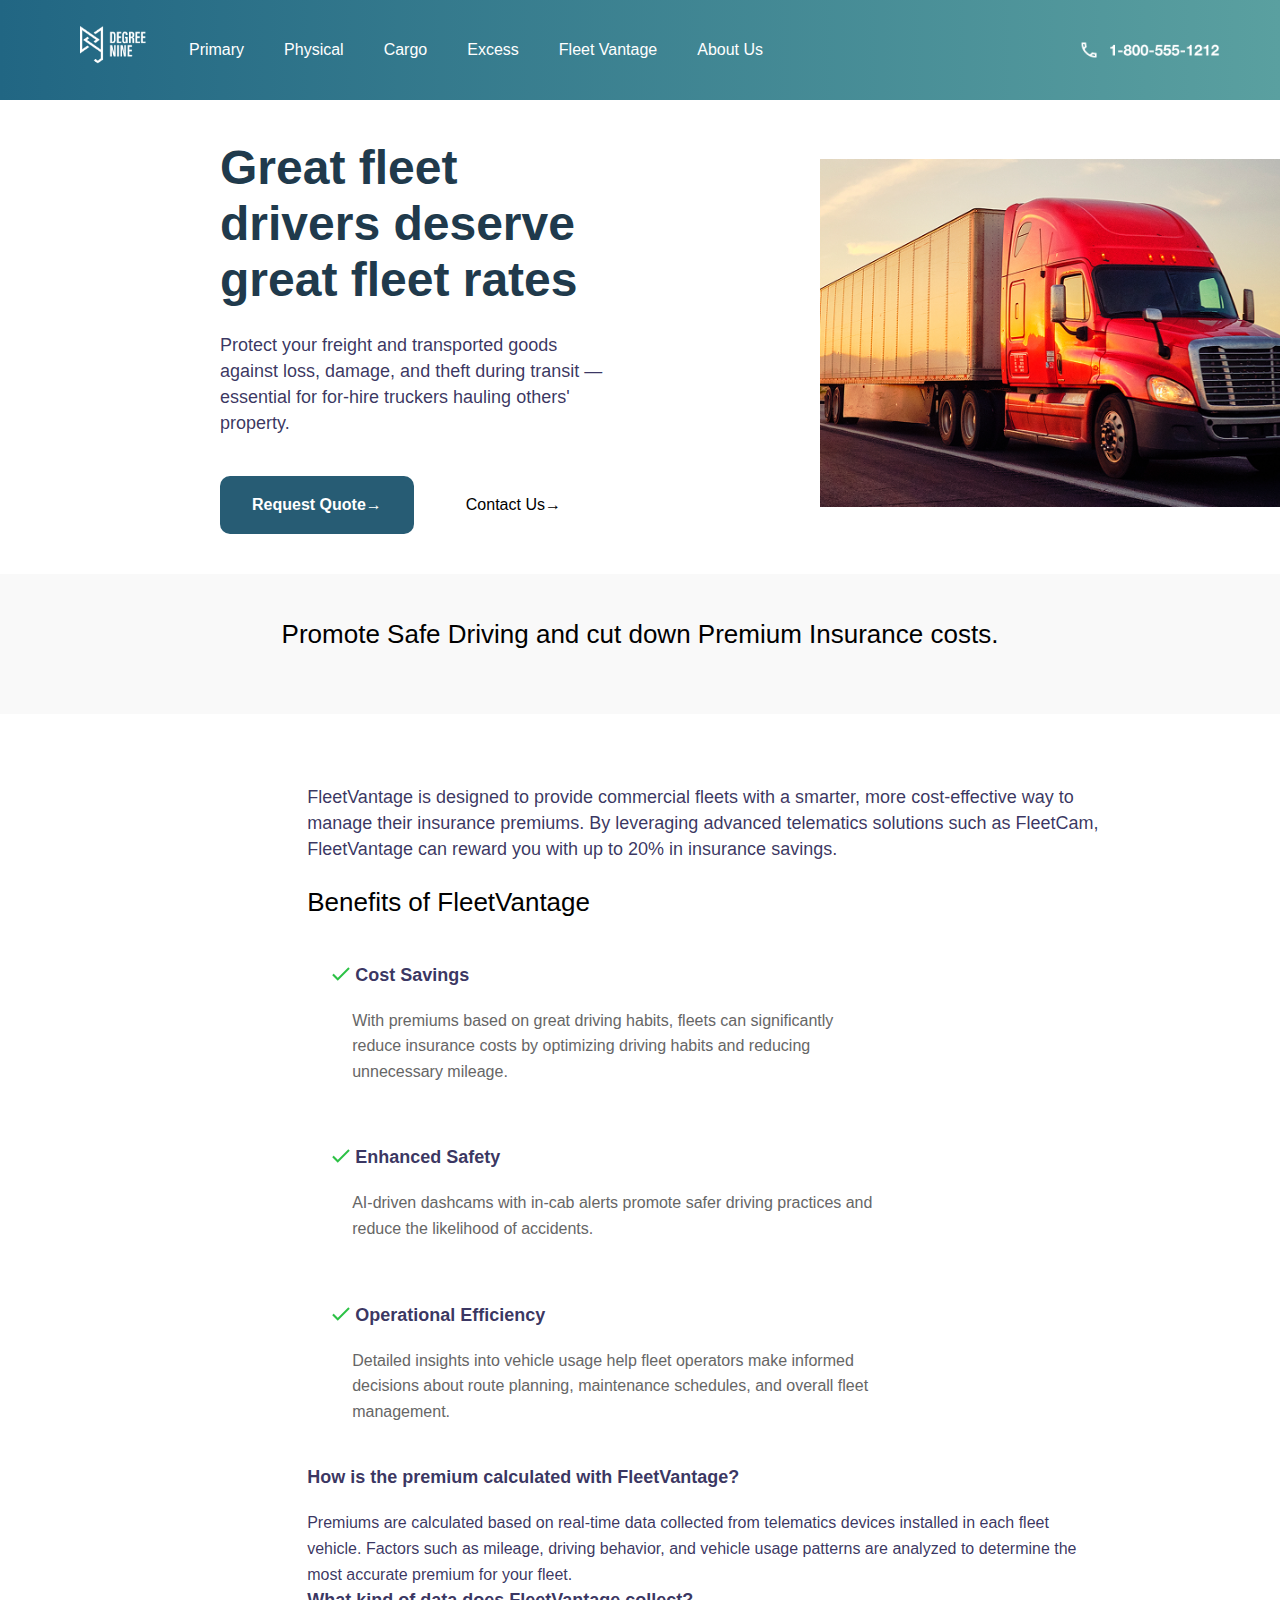
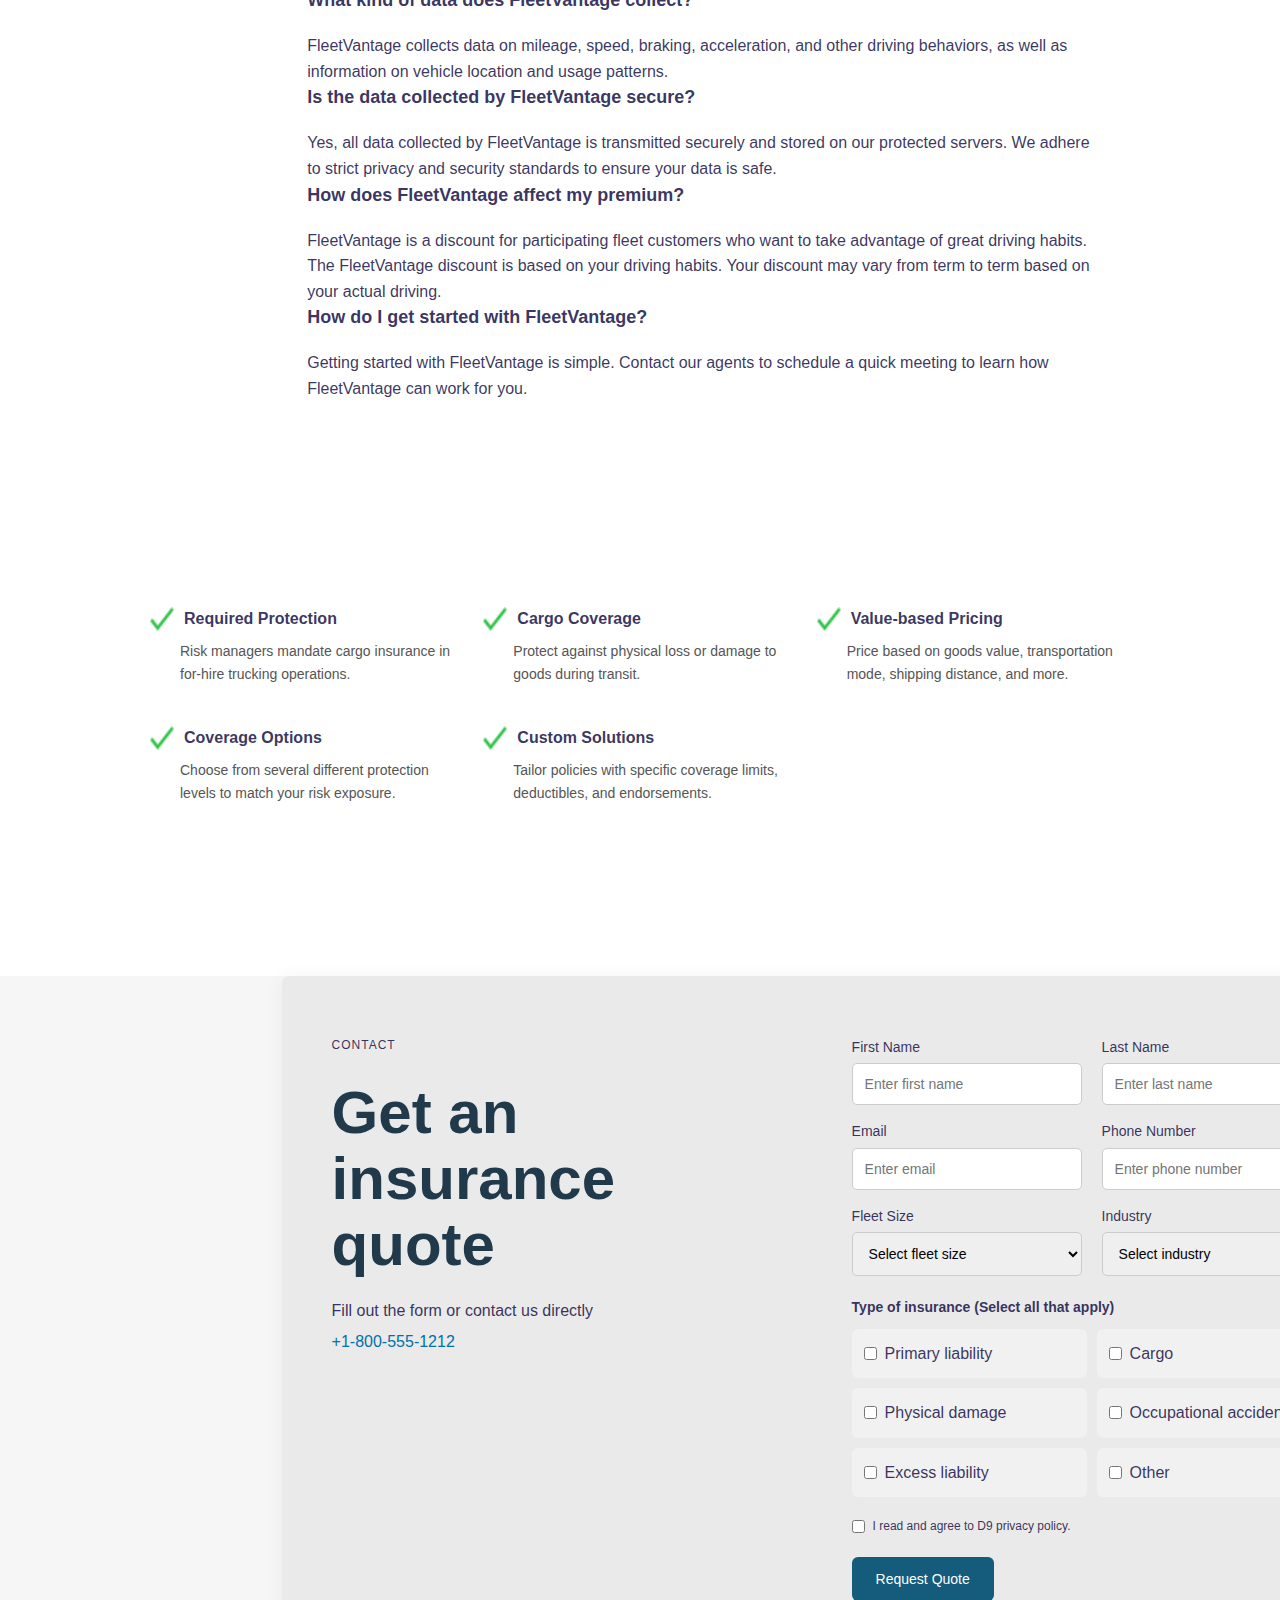
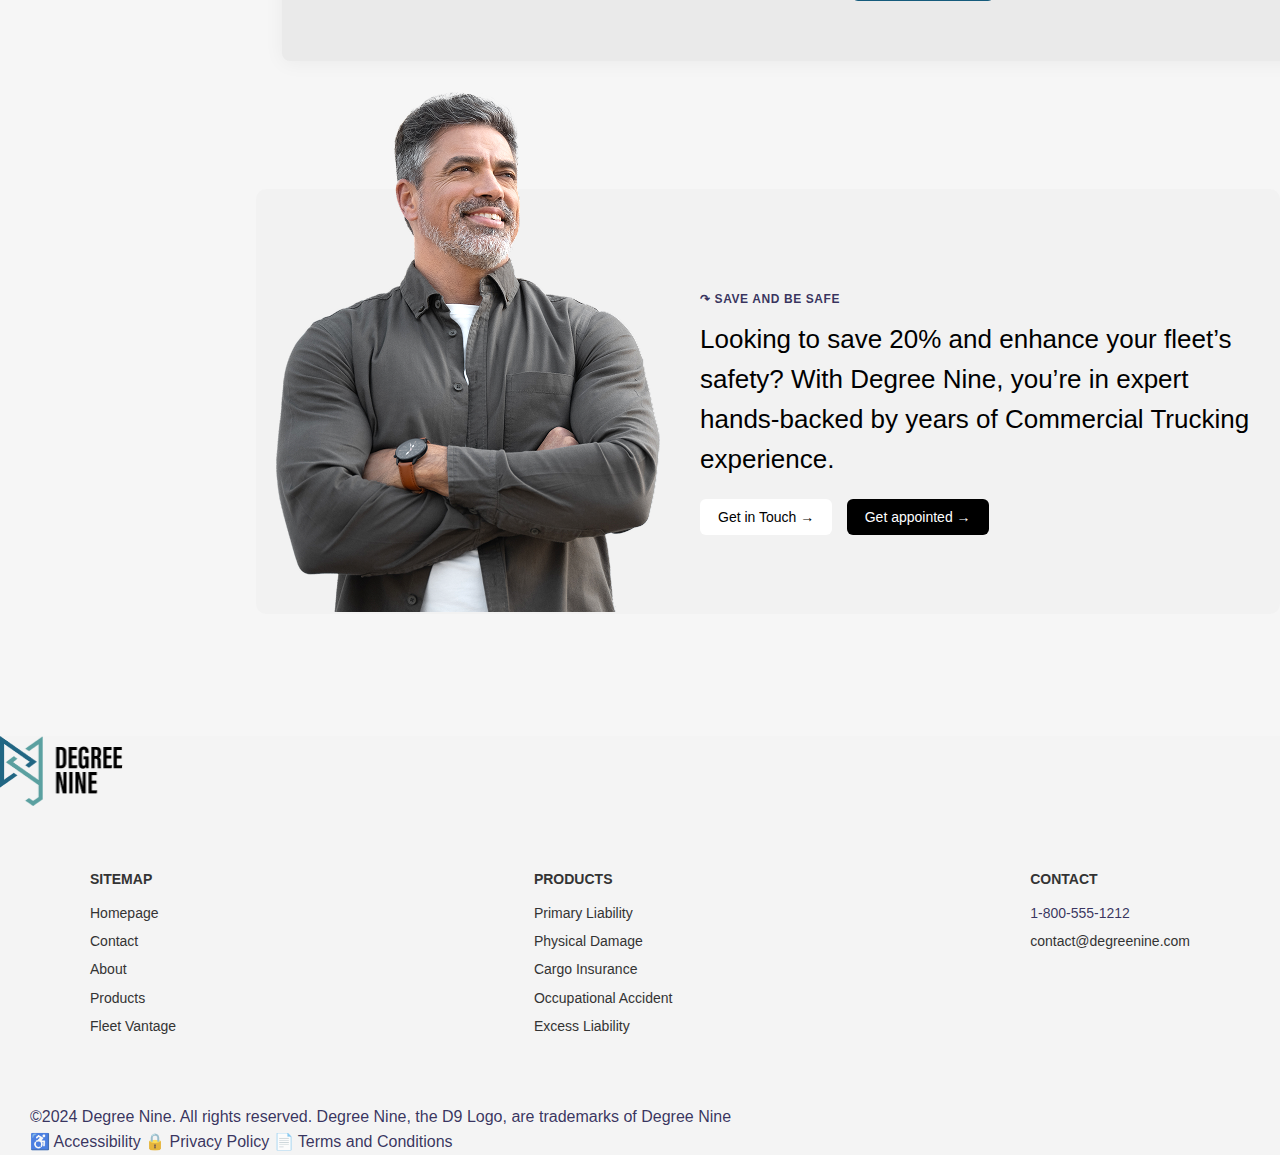
<file: fleet.html>
<!DOCTYPE html>
<html lang="en">
<head>
  <meta charset="UTF-8" />
  <meta name="viewport" content="width=device-width, initial-scale=1.0"/>
  <title>Fleet</title>
  <link rel="stylesheet" href="styl.css" />
  <style>
    
  </style>
</head>
<body>
  <section class="header" >
    <div class="lewyheader">
      <a href="index.html"><img src="HEADLEFT.png" alt="logo" /></a>
      <a href="primary liability.html">Primary</a>
      <a href="physical damage.html">Physical</a>
      <a href="cargo Insurance.html">Cargo</a>
      <a href="excess liability.html">Excess</a>
      <a href="fleet.html">Fleet Vantage</a>
      <a href="aboutus.html">About Us</a>
    </div>
    <div class="prawyheader"><img src="HEADRIGHT.png" alt="zdjęcie" /></div>
  </section>

  <section class="mid1">
    <div class="lewymid1">
      <h1>Great fleet drivers deserve great fleet rates</h1>
      <h4 style="margin-top: 24px; margin-bottom: 40px; font-weight: lighter;">
        Protect your freight and transported goods against loss, damage, and theft during transit — essential for for-hire truckers hauling others' property.
      </h4>
      <div class="button-group">
        <a href="#" class="btn-primary">Request Quote <span class="arrow">→</span></a>
        <a href="#" class="btn-link">Contact Us <span class="arrow">→</span></a>
      </div>
    </div>
    <div class="prawymid1"><img src="tir.png" alt="Truck" /></div>
  </section>

  <section class="mid2">
    <h2>Promote Safe Driving and cut down Premium Insurance costs.</h2>
  </section>

  <section class="informacje">
    <h4 style="text-decoration: none;">
      FleetVantage is designed to provide commercial fleets with a smarter, more cost-effective way to manage their insurance premiums. By leveraging advanced telematics solutions such as FleetCam, FleetVantage can reward you with up to 20% in insurance savings.
    </h4>

    <h2>Benefits of FleetVantage</h2>
    <ul class="benefits-list">
        <li>
            
          <h5><img src="Vector.png" alt="">  Cost Savings</h5>
          <p>With premiums based on great driving habits, fleets can significantly reduce insurance costs by optimizing driving habits and reducing unnecessary mileage.</p>
        </li>
        <li>
            
          <h5><img src="Vector.png" alt="">  Enhanced Safety</h5>
          <p>AI-driven dashcams with in-cab alerts promote safer driving practices and reduce the likelihood of accidents.</p>
        </li>
        <li>
            
          <h5><img src="Vector.png" alt="">  Operational Efficiency</h5>
          <p>Detailed insights into vehicle usage help fleet operators make informed decisions about route planning, maintenance schedules, and overall fleet management.</p>
        </li>
      </ul>
    <h5>How is the premium calculated with FleetVantage?</h5>
    <p>
      Premiums are calculated based on real-time data collected from telematics devices installed in each fleet vehicle. Factors such as mileage, driving behavior, and vehicle usage patterns are analyzed to determine the most accurate premium for your fleet.
    </p>

    <h5>What kind of data does FleetVantage collect?</h5>
    <p>
      FleetVantage collects data on mileage, speed, braking, acceleration, and other driving behaviors, as well as information on vehicle location and usage patterns.
    </p>

    <h5>Is the data collected by FleetVantage secure?</h5>
    <p>
      Yes, all data collected by FleetVantage is transmitted securely and stored on our protected servers. We adhere to strict privacy and security standards to ensure your data is safe.
    </p>

    <h5>How does FleetVantage affect my premium?</h5>
    <p>
      FleetVantage is a discount for participating fleet customers who want to take advantage of great driving habits. The FleetVantage discount is based on your driving habits. Your discount may vary from term to term based on your actual driving.
    </p>

    <h5>How do I get started with FleetVantage?</h5>
    <p>
      Getting started with FleetVantage is simple. Contact our agents to schedule a quick meeting to learn how FleetVantage can work for you.
    </p>
  </section>

  <div class="komentarze">
    <ul>
      <li>
        <div class="item">
          <div class="top-line">
            <img src="Vector.png" alt="icon" />
            <h5>Required Protection</h5>
          </div>
          <p>Risk managers mandate cargo insurance in for-hire trucking operations.</p>
        </div>
      </li>
      <li>
        <div class="item">
          <div class="top-line">
            <img src="Vector.png" alt="icon" />
            <h5>Cargo Coverage</h5>
          </div>
          <p>Protect against physical loss or damage to goods during transit.</p>
        </div>
      </li>
      <li>
        <div class="item">
          <div class="top-line">
            <img src="Vector.png" alt="icon" />
            <h5>Value-based Pricing</h5>
          </div>
          <p>Price based on goods value, transportation mode, shipping distance, and more.</p>
        </div>
      </li>
    </ul>
    <ul>
      <li>
        <div class="item">
          <div class="top-line">
            <img src="Vector.png" alt="icon" />
            <h5>Coverage Options</h5>
          </div>
          <p>Choose from several different protection levels to match your risk exposure.</p>
        </div>
      </li>
      <li>
        <div class="item">
          <div class="top-line">
            <img src="Vector.png" alt="icon" />
            <h5>Custom Solutions</h5>
          </div>
          <p>Tailor policies with specific coverage limits, deductibles, and endorsements.</p>
        </div>
      </li>
      <li></li>
    </ul>
  </div>

  <section class="dane_wejsciowe">
    <div class="contact-form">
      <div class="form-left">
        <small>Contact</small>
        <h1>Get an<br />insurance<br />quote</h1>
        <p>
          Fill out the form or contact us directly<br />
          <a href="tel:1-800-555-1212">+1-800-555-1212</a>
        </p>
      </div>

      <form class="form-right">
        <div class="form-row">
          <div class="form-group">
            <label>First Name</label>
            <input type="text" placeholder="Enter first name" />
          </div>
          <div class="form-group">
            <label>Last Name</label>
            <input type="text" placeholder="Enter last name" />
          </div>
        </div>

        <div class="form-row">
          <div class="form-group">
            <label>Email</label>
            <input type="email" placeholder="Enter email" />
          </div>
          <div class="form-group">
            <label>Phone Number</label>
            <input type="tel" placeholder="Enter phone number" />
          </div>
        </div>

        <div class="form-row">
          <div class="form-group">
            <label>Fleet Size</label>
            <select>
              <option>Select fleet size</option>
              <option>1-5 Vehicles</option>
              <option>6-15 Vehicles</option>
              <option>16+ Vehicles</option>
            </select>
          </div>
          <div class="form-group">
            <label>Industry</label>
            <select>
              <option>Select industry</option>
              <option>Logistics</option>
              <option>Construction</option>
              <option>Healthcare</option>
              <option>Other</option>
            </select>
          </div>
        </div>

        <div class="checkbox-title">
          <strong>Type of insurance (Select all that apply)</strong>
        </div>

        <div class="checkbox-group">
          <label><input type="checkbox" /> Primary liability</label>
          <label><input type="checkbox" /> Cargo</label>
          <label><input type="checkbox" /> Physical damage</label>
          <label><input type="checkbox" /> Occupational accident</label>
          <label><input type="checkbox" /> Excess liability</label>
          <label><input type="checkbox" /> Other</label>
        </div>

        <div class="form-terms">
          <label><input type="checkbox" /> I read and agree to D9 privacy policy.</label>
        </div>

        <button type="submit" class="submit-btn">Request Quote</button>
      </form>
    </div>

    <div class="cta-section">
      <img src="facet 1.png" alt="Man standing with arms crossed" />
      <div class="cta-text">
        <small>↷ Save and be safe</small>
        <h2>
          Looking to save 20% and enhance your fleet’s safety? With Degree Nine, you’re in expert hands-backed by years of Commercial Trucking experience.
        </h2>
        <div class="cta-buttons">
          <button class="btn-outline">Get in Touch →</button>
          <button class="btn-black">Get appointed →</button>
        </div>
      </div>
    </div>

    <footer>
      <div class="footer-logo">
        <img src="footer.png" alt="Degree Nine Logo" />
      </div>
      <div class="footer">
        <div class="footer-section">
          <h4>Sitemap</h4>
          <ul>
            <li><a href="index.html">Homepage</a></li>
            <li><a href="#">Contact</a></li>
            <li><a href="aboutus.html">About</a></li>
            <li><a href="#">Products</a></li>
            <li><a href="fleet.html">Fleet Vantage</a></li>
          </ul>
        </div>

        <div class="footer-section">
          <h4>Products</h4>
          <ul>
            <li><a href="primary liability.html">Primary Liability</a></li>
            <li><a href="physical damage.html">Physical Damage</a></li>
            <li><a href="cargo Insurance.html">Cargo Insurance</a></li>
            <li><a href="#">Occupational Accident</a></li>
            <li><a href="excess liability.html">Excess Liability</a></li>
          </ul>
        </div>

        <div class="footer-section">
          <h4>Contact</h4>
          <ul>
            <li>1-800-555-1212</li>
            <li><a href="mailto:contact@degreenine.com">contact@degreenine.com</a></li>
          </ul>
        </div>
      </div>
      <div class="footer-section">
        <div>©2024 Degree Nine. All rights reserved. Degree Nine, the D9 Logo, are trademarks of Degree Nine</div>
        <div class="links">
          <span>♿ Accessibility</span>
          <span>🔒 Privacy Policy</span>
          <span>📄 Terms and Conditions</span>
        </div>
      </div>
    </footer>
  </section>
</body>
</html>
</file>
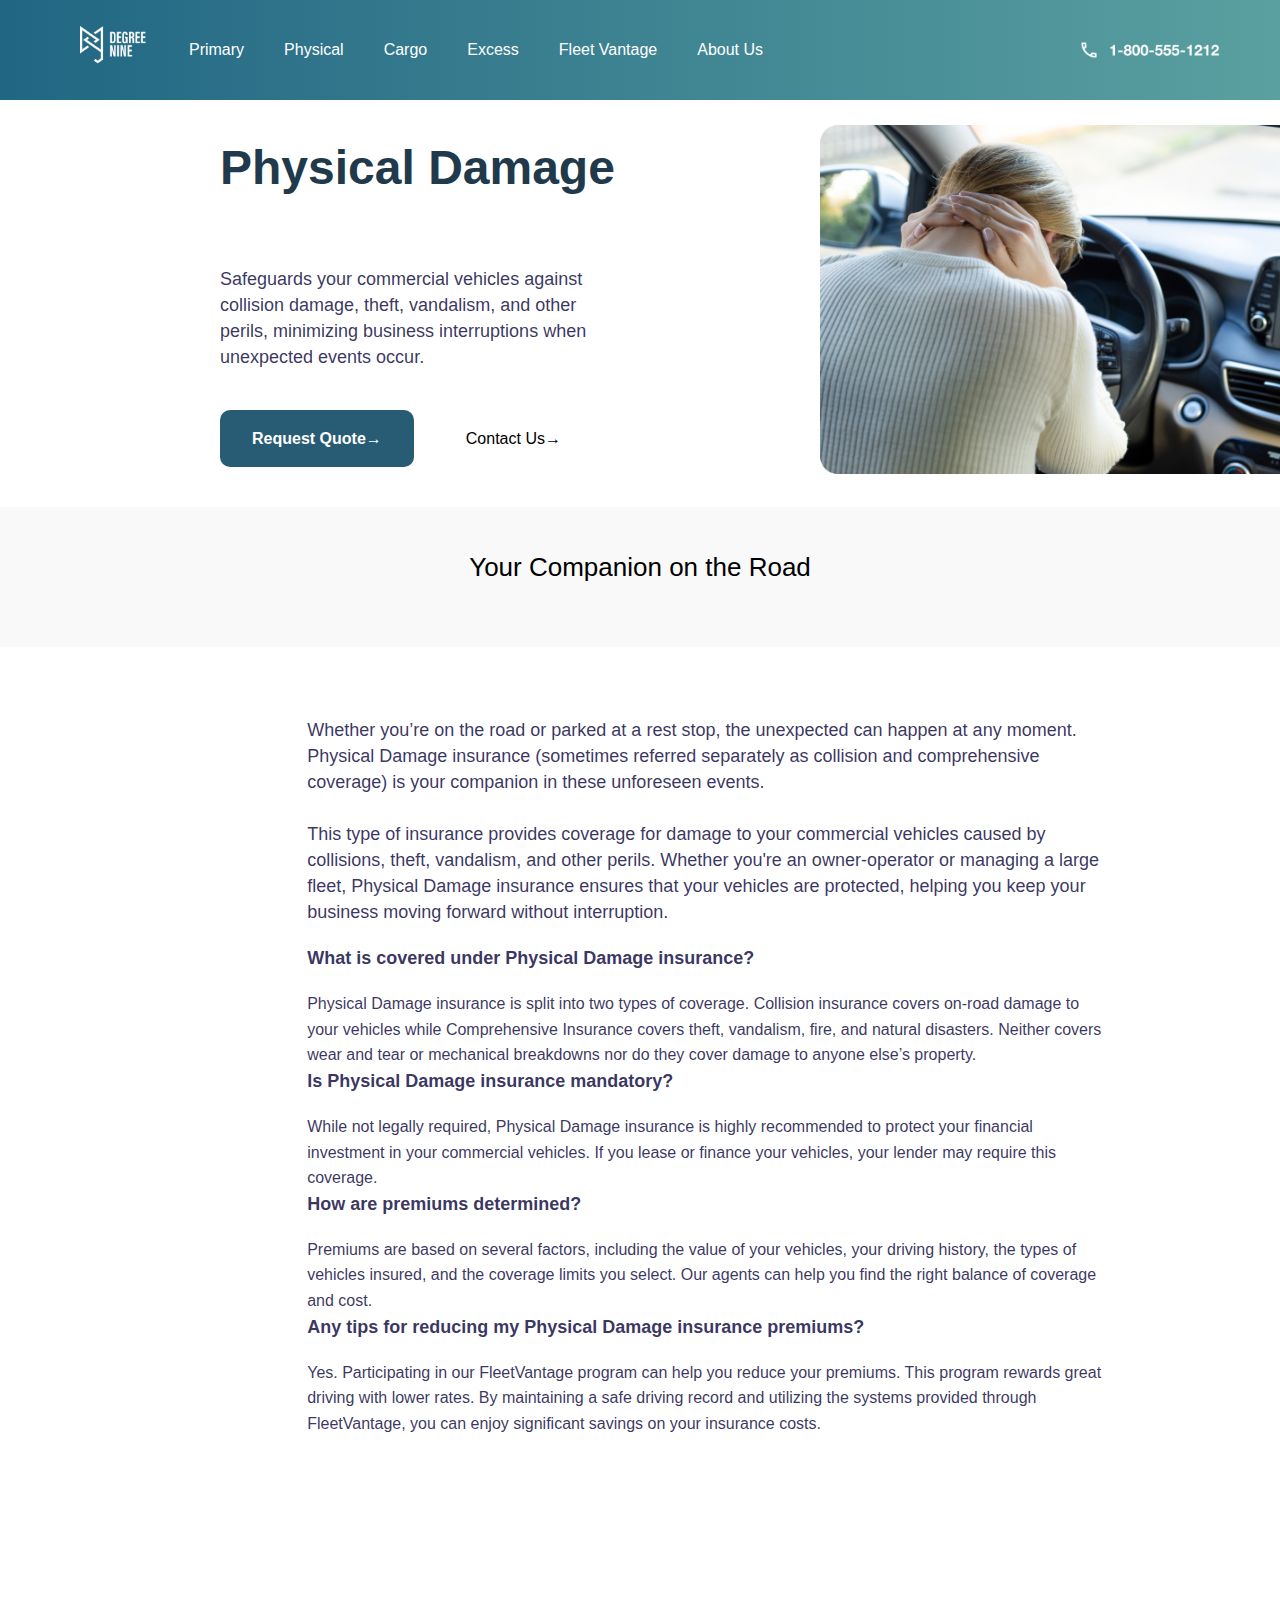
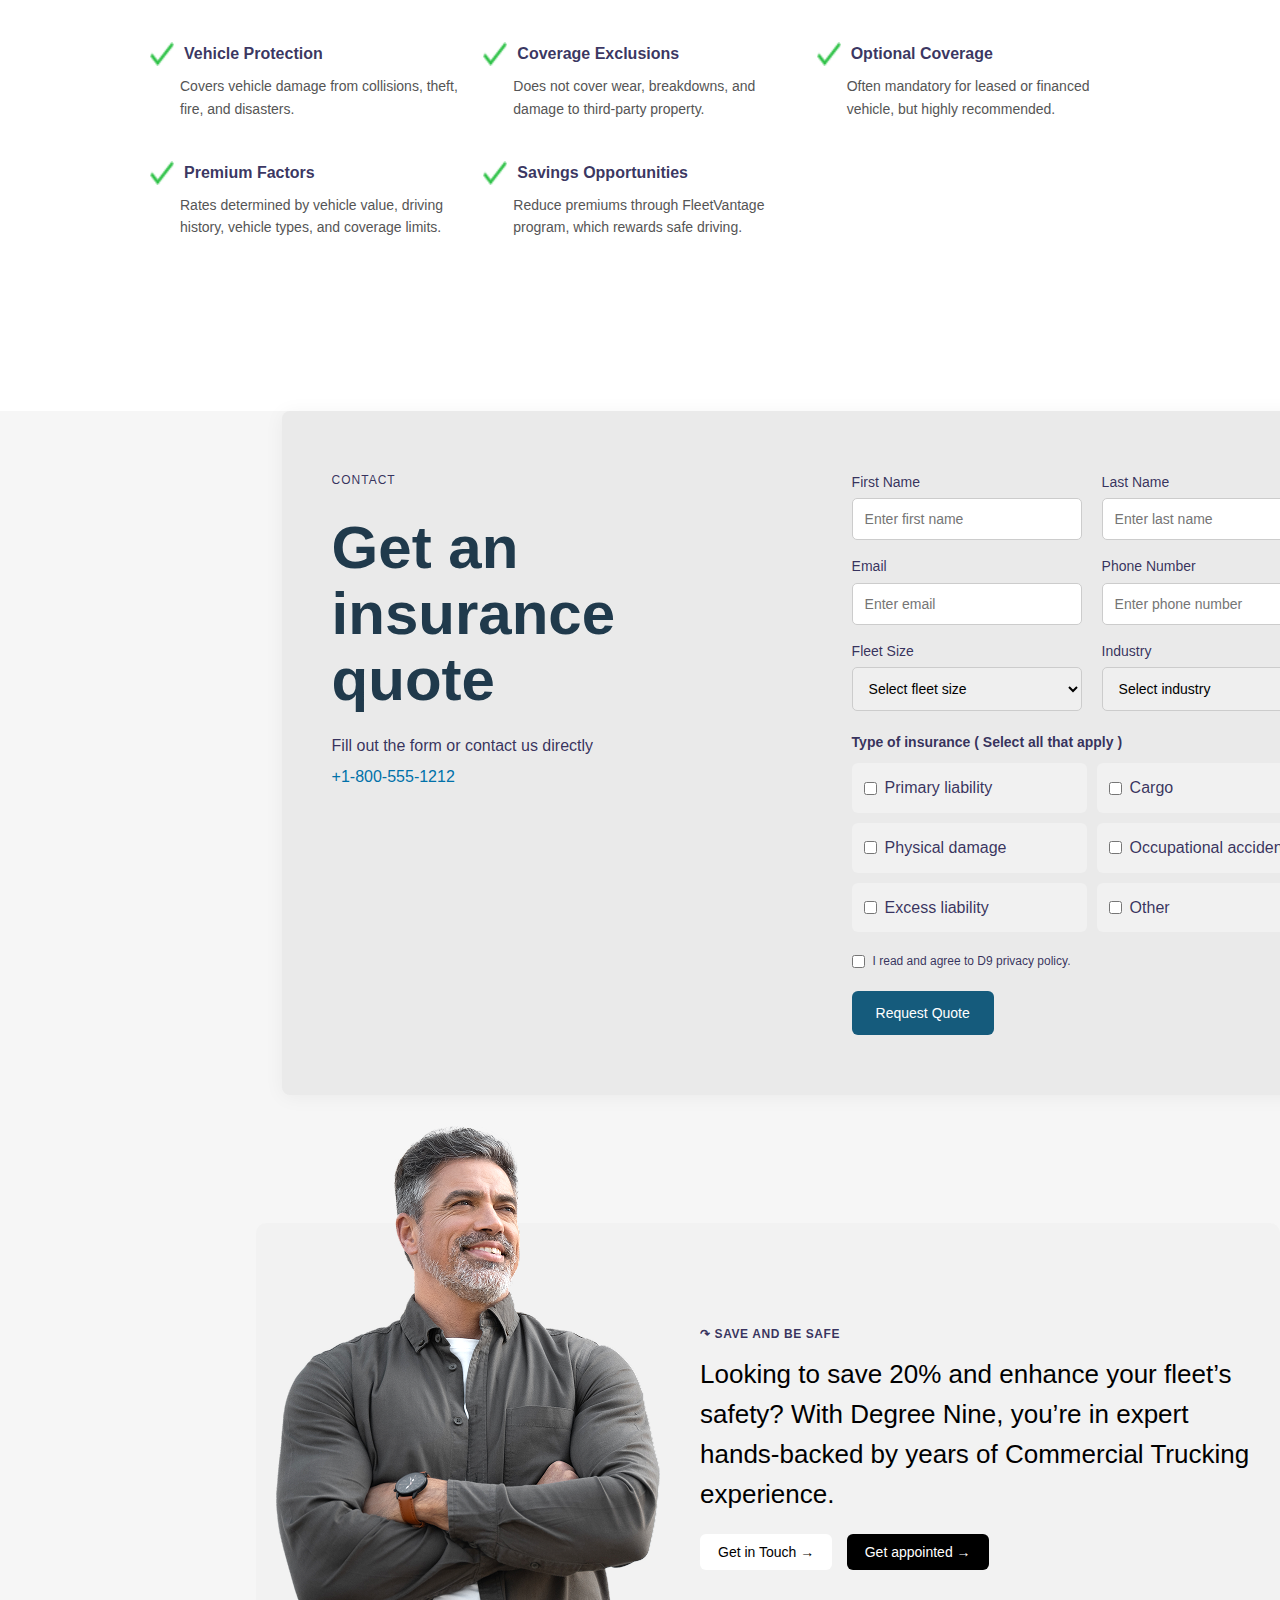
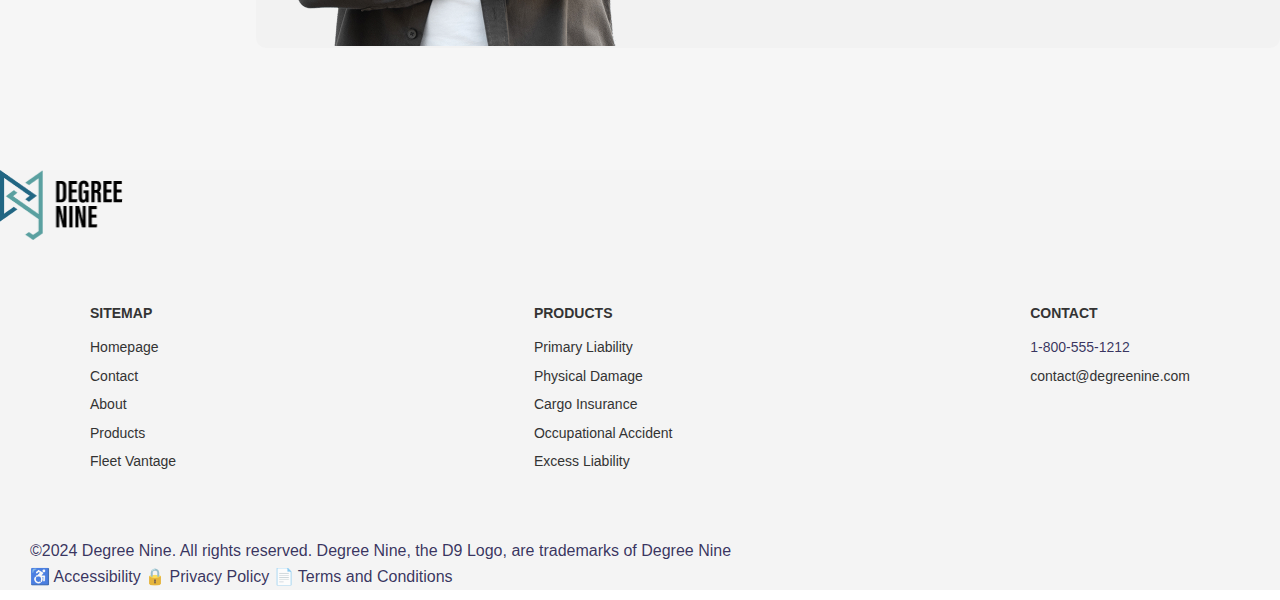
<file: physical damage.html>
<!DOCTYPE html>
<html lang="en">
<head>
    <meta charset="UTF-8">
    <meta name="viewport" content="width=device-width, initial-scale=1.0">
    <title>physical damage</title>
    <link rel="stylesheet" href="styl.css">
</head>
<body>
    <section class="header">
        <div class="lewyheader" >
            <a href="index.html"><img src="HEADLEFT.png" alt="zdjęcie"></a>
            <a href="primary liability.html">Primary</a>
            <a href="physical damage.html">Physical</a>
            <a href="cargo Insurance.html">Cargo</a>
            <a href="excess liability.html">Excess</a>
            <a href="fleet.html">Fleet Vantage</a>
            <a href="aboutus.html">About Us</a>
        </div>
        <div class="prawyheader"><img src="HEADRIGHT.png" alt="zdjęcie"></div>
    </section>
    <section class="mid1">
        <div class="lewymid1"><h1>Physical Damage</h1><br>
        <h4 style="margin-top: 24px;margin-bottom: 40px; font-weight: lighter;">Safeguards your commercial vehicles against collision damage, theft, vandalism, and other perils, minimizing business interruptions when unexpected events occur.</h4>
            <div class="button-group">
                <a href="#" class="btn-primary">
                Request Quote <span class="arrow">→</span>
                </a>
                <a href="#" class="btn-link">
                Contact Us <span class="arrow">→</span>
                </a>
            </div>
        </div>
        <div class="prawymid1"><img src="środekauta.png" alt="zdjęcie"></div>
    </section>
    <section class="mid2">
        <h2>Your Companion on the Road</h2>

    </section>
    <section class="informacje">
        <h4 style="
    text-decoration: none;">Whether you’re on the road or parked at a rest stop, the unexpected can happen at any moment. Physical Damage insurance (sometimes referred separately as collision and comprehensive coverage) is your companion in these unforeseen events. <br><br>
This type of insurance provides coverage for damage to your commercial vehicles caused by collisions, theft, vandalism, and other perils. Whether you're an owner-operator or managing a large fleet, Physical Damage insurance ensures that your vehicles are protected, helping you keep your business moving forward without interruption.
<h5>What is covered under Physical Damage insurance?</h5>
Physical Damage insurance is split into two types of coverage. Collision insurance covers on-road damage to your vehicles while Comprehensive Insurance covers theft, vandalism, fire, and natural disasters. Neither covers wear and tear or mechanical breakdowns nor do they cover damage to anyone else’s property.
<h5>Is Physical Damage insurance mandatory?</h5>
While not legally required, Physical Damage insurance is highly recommended to protect your financial investment in your commercial vehicles. If you lease or finance your vehicles, your lender may require this coverage.
<h5>How are premiums determined?</h5>
Premiums are based on several factors, including the value of your vehicles, your driving history, the types of vehicles insured, and the coverage limits you select. Our agents can help you find the right balance of coverage and cost.
<h5>Any tips for reducing my Physical Damage insurance premiums?</h5>
Yes. Participating in our FleetVantage program can help you reduce your premiums. This program rewards great driving with lower rates. By maintaining a safe driving record and utilizing the systems provided through FleetVantage, you can enjoy significant savings on your insurance costs.    
    </section >    
    <div class="komentarze">   
        <ul>
          <li>
            <div class="item">
              <div class="top-line">
                <img src="Vector.png" alt="">
                <h5>Vehicle Protection</h5>
              </div>
              <p>Covers vehicle damage from collisions, theft, fire, and disasters.</p>
            </div>
          </li>
          <li>
            <div class="item">
              <div class="top-line">
                <img src="Vector.png" alt="">
                <h5>Coverage Exclusions</h5>
              </div>
              <p>Does not cover wear, breakdowns, and damage to third-party property.</p>
            </div>
          </li>
          <li>
            <div class="item">
              <div class="top-line">
                <img src="Vector.png" alt="">
                <h5>Optional Coverage</h5>
              </div>
              <p>Often mandatory for leased or financed vehicle, but highly recommended.</p>
            </div>
          </li>
        </ul>
        <ul>
          <li>
            <div class="item">
              <div class="top-line">
                <img src="Vector.png" alt="">
                <h5>Premium Factors</h5>
              </div>
              <p>Rates determined by vehicle value, driving history, vehicle types, and coverage limits.</p>
            </div>
          </li>
          <li>
            <div class="item">
              <div class="top-line">
                <img src="Vector.png" alt="">
                <h5>Savings Opportunities</h5>
              </div>
              <p>Reduce premiums through FleetVantage program, which rewards safe driving.</p>
            </div>
          </li>
          <li></li>
        </ul>
      </div>
    


    <section class="dane_wejsciowe">
    <div class="contact-form">

        <div class="form-left">
          <small>Contact</small>
          <h1>Get an<br>insurance<br>quote</h1>
          <p>Fill out the form or contact us directly<br>
            <a href="tel:1-800-555-1212">+1-800-555-1212</a>
          </p>
        </div>
      
        <form class="form-right">
          <!-- DANE UŻYTKOWNIKA -->
          <div class="form-row">
            <div class="form-group">
              <label>First Name</label>
              <input type="text" placeholder="Enter first name">
            </div>
            <div class="form-group">
              <label>Last Name</label>
              <input type="text" placeholder="Enter last name">
            </div>
          </div>
      
          <div class="form-row">
            <div class="form-group">
              <label>Email</label>
              <input type="email" placeholder="Enter email">
            </div>
            <div class="form-group">
              <label>Phone Number</label>
              <input type="tel" placeholder="Enter phone number">
            </div>
          </div>
      
          <div class="form-row">
            <div class="form-group">
              <label>Fleet Size</label>
              <select>
                <option>Select fleet size</option>
                <option>1-5 Vehicles</option>
                <option>6-15 Vehicles</option>
                <option>16+ Vehicles</option>
              </select>
            </div>
            <div class="form-group">
              <label>Industry</label>
              <select>
                <option>Select industry</option>
                <option>Logistics</option>
                <option>Construction</option>
                <option>Healthcare</option>
                <option>Other</option>
              </select>
            </div>
          </div>
      
          <!-- CHECKBOXY POD DANYMI -->
          <div class="checkbox-title">
            <strong>Type of insurance ( Select all that apply )</strong>
          </div>
      
          <div class="checkbox-group">
            <label><input type="checkbox"> Primary liability</label>
            <label><input type="checkbox"> Cargo</label>
            <label><input type="checkbox"> Physical damage</label>
            <label><input type="checkbox"> Occupational accident</label>
            <label><input type="checkbox"> Excess liability</label>
            <label><input type="checkbox"> Other</label>
          </div>
      
          <div class="form-terms">
            <label>
              <input type="checkbox"> I read and agree to D9 privacy policy.
            </label>
          </div>
      
          <button type="submit" class="submit-btn">Request Quote</button>
        </form>
    </div>
    
    <div class="cta-section">
        <img src="facet 1.png" alt="Man standing with arms crossed" />
        <div class="cta-text">
            <small>↷ Save and be safe</small>
            <h2>Looking to save 20% and enhance your fleet’s safety? With Degree Nine, you’re in expert hands-backed by years of Commercial Trucking experience.</h2>
            <div class="cta-buttons">
            <button class="btn-outline">Get in Touch →</button>
            <button class="btn-black">Get appointed →</button>
            </div>
        </div>
    </div>
    
    <footer>
        <div class="footer-logo">
            <img src="footer.png" alt="Degree Nine Logo" />
        </div>
        <div class="footer">
            
        
            <div class="footer-section">
                <h4>Sitemap</h4>
                <ul>
                <li><a href="index.html">Homepage</a></li>
                <li><a href="#">Contact</a></li>
                <li><a href="aboutus.html">About</a></li>
                <li><a href="#">Products</a></li>
                <li><a href="fleet.html">Fleet Vantage</a></li>
                </ul>
            </div>
        
            <div class="footer-section">
                <h4>Products</h4>
                <ul>
                <li><a href="primary liability.html">Primary Liability</a></li>
                <li><a href="physical damage.html">Physical Damage</a></li>
                <li><a href="cargo Insurance.html">Cargo Insurance</a></li>
                <li><a href="#">Occupational Accident</a></li>
                <li><a href="excess liability.html">Excess Liability</a></li>
                </ul>
            </div>
        
            <div class="footer-section">
                <h4>Contact</h4>
                <ul>
                <li>1-800-555-1212</li>
                <li><a href="mailto:contact@degreenine.com">contact@degreenine.com</a></li>
                </ul>
            </div>            
        </div>
        <div class="footer-section">
            <div>©2024 Degree Nine. All rights reserved. Degree Nine, the D9 Logo, are trademarks of Degree Nine</div>
            <div class="links">
                <span>♿ Accessibility</span>
                <span>🔒 Privacy Policy</span>
                <span>📄 Terms and Conditions</span>
            </div>
        </div>
    </footer>
</section>
</body>
</html>
</file>
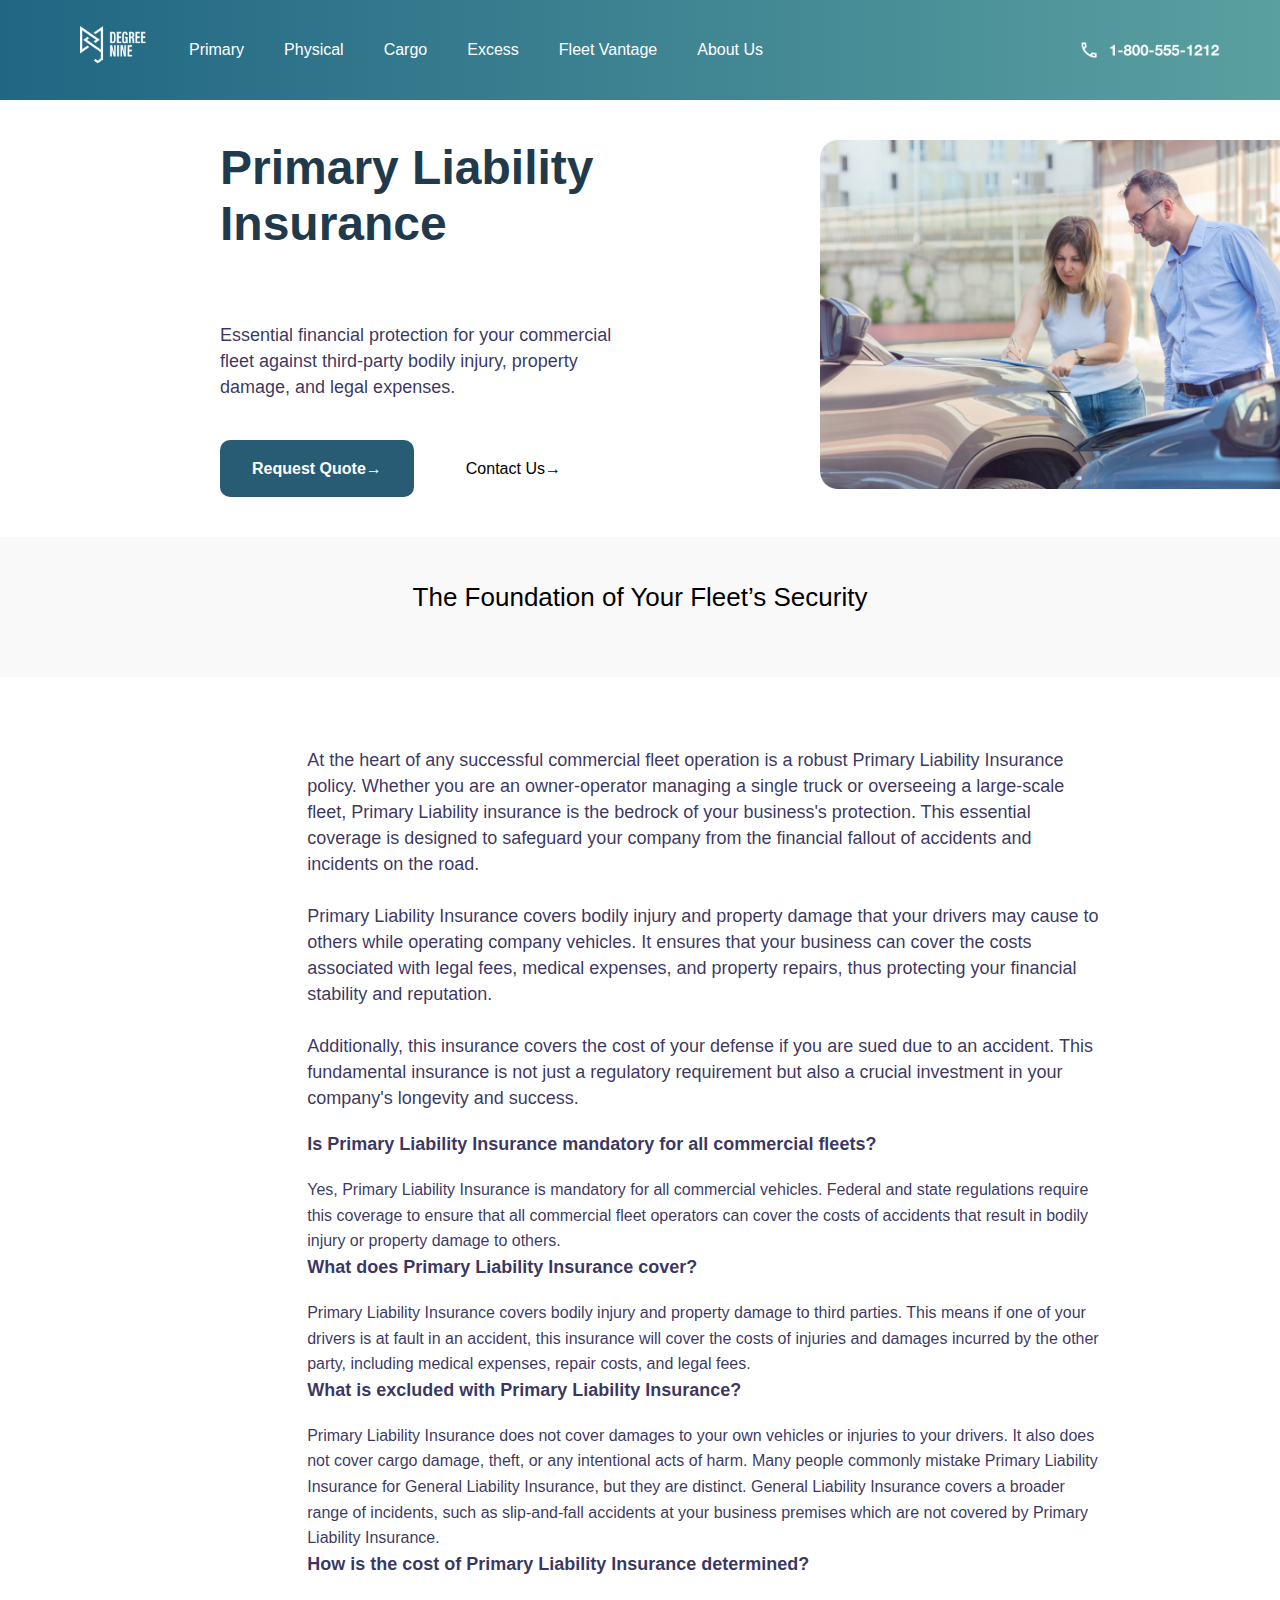
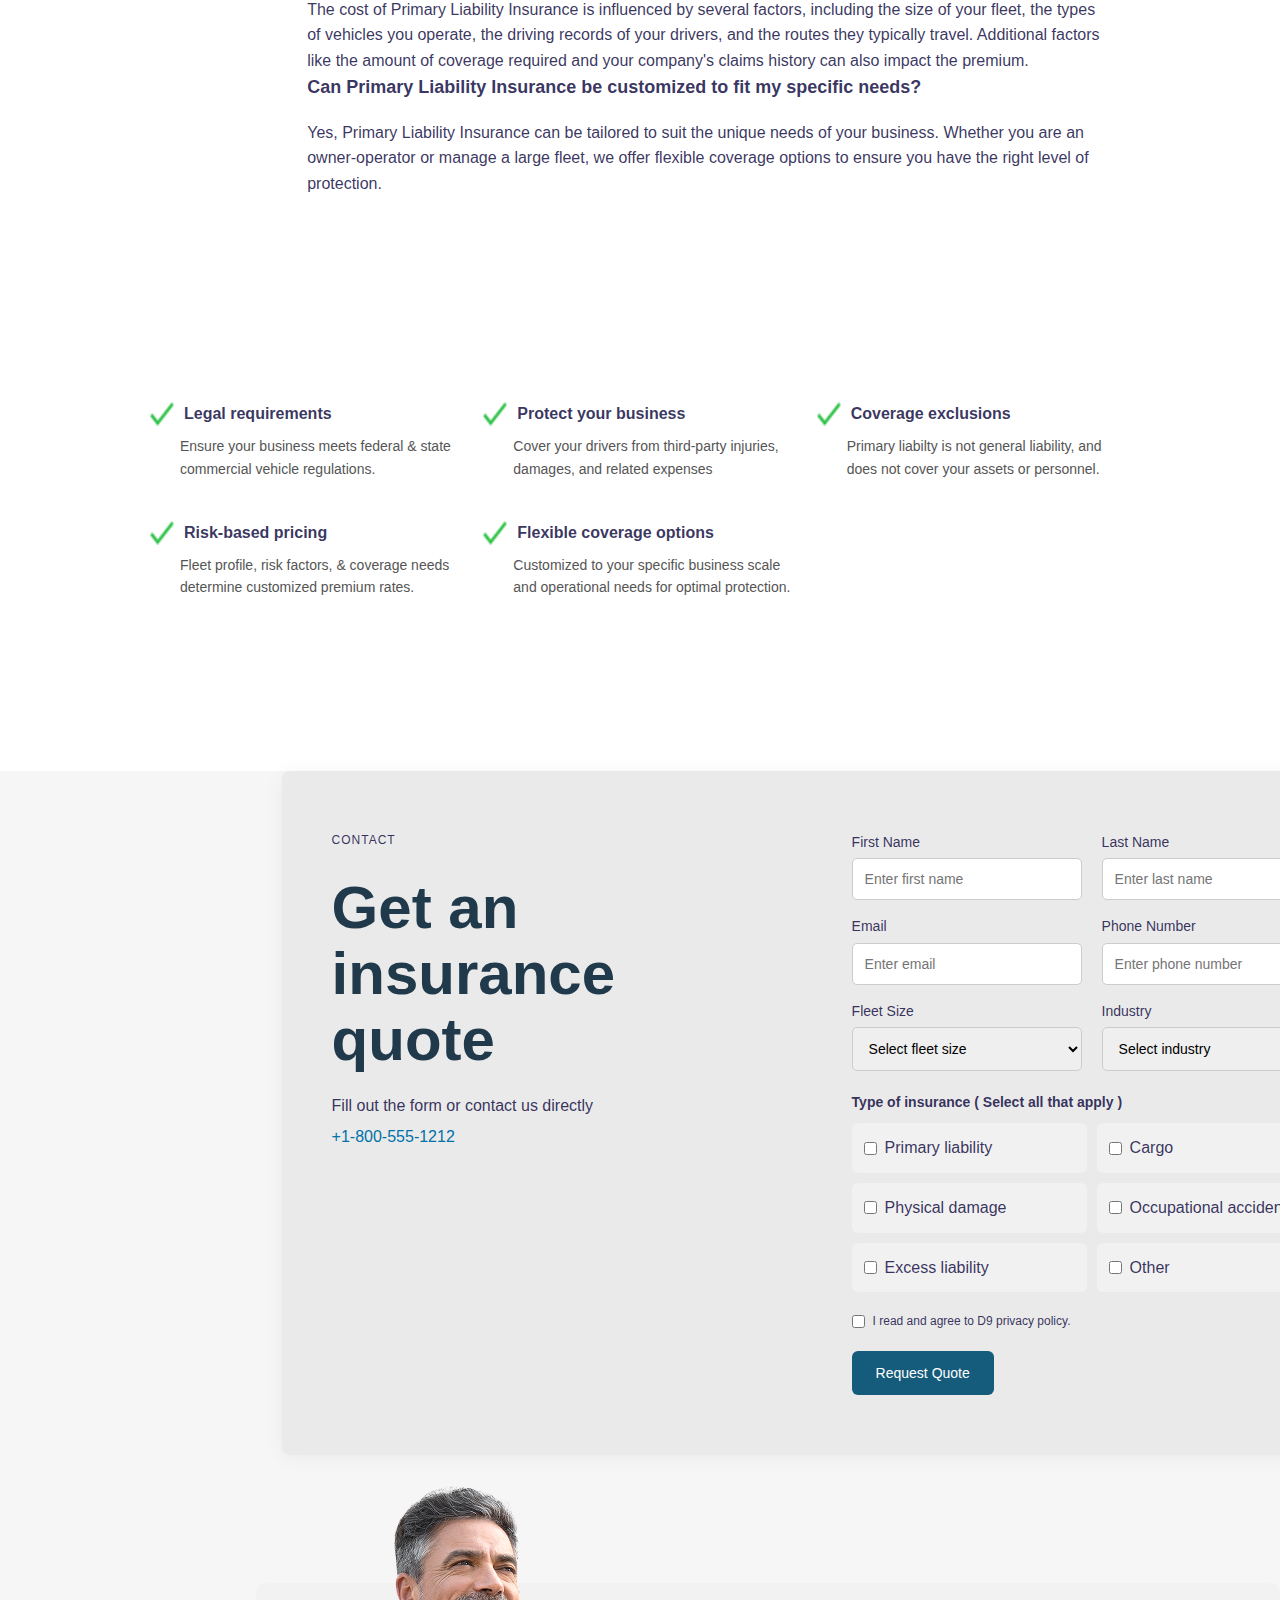
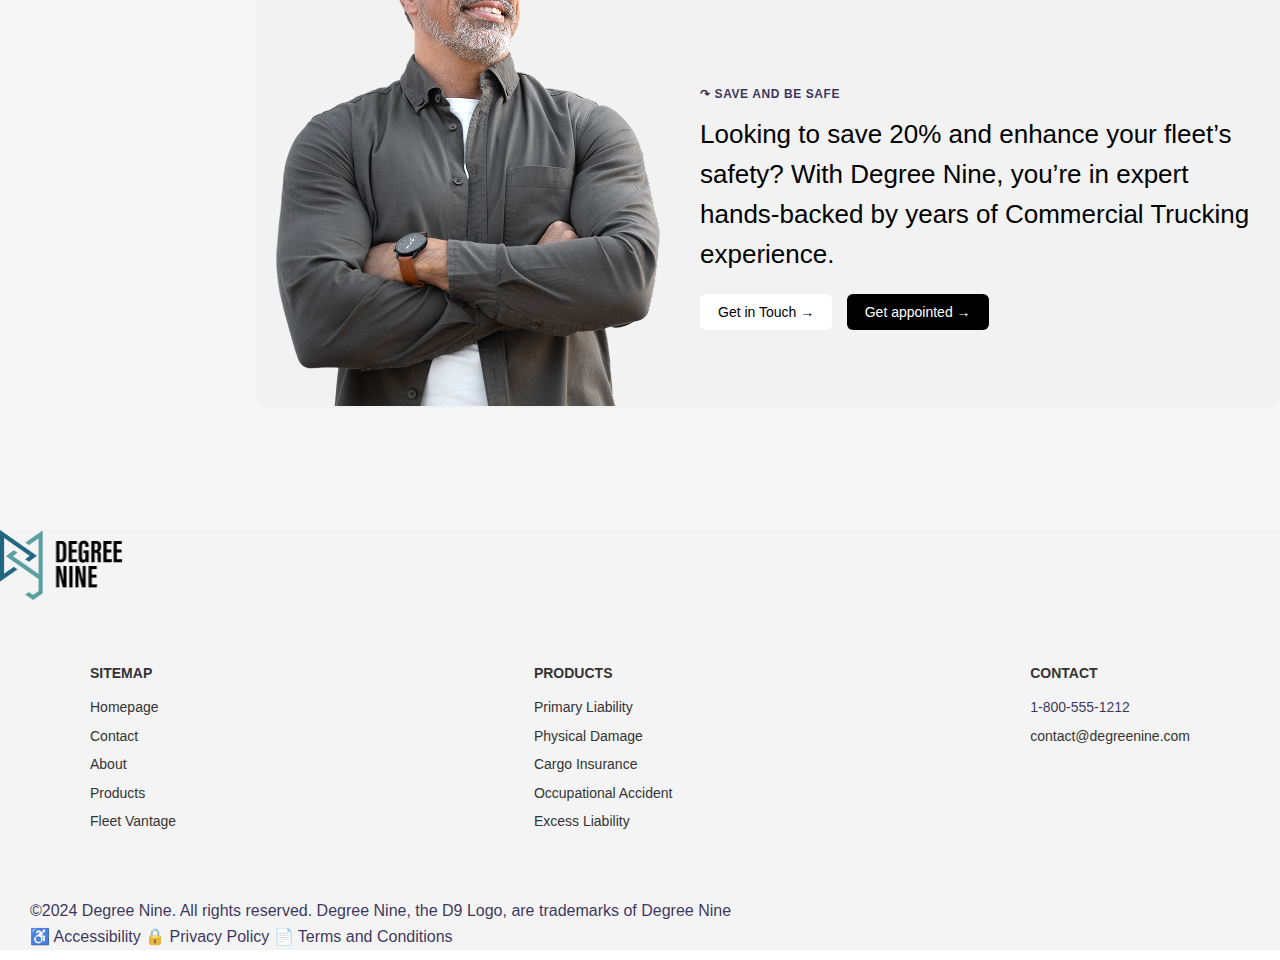
<file: primary liability.html>
<!DOCTYPE html>
<html lang="en">
<head>
    <meta charset="UTF-8">
    <meta name="viewport" content="width=device-width, initial-scale=1.0">
    <title>primary liability</title>
    <link rel="stylesheet" href="styl.css">
</head>
<body>
    <section class="header">
        <div class="lewyheader" >
            <a href="index.html"><img src="HEADLEFT.png" alt="zdjęcie"></a>
            <a href="primary liability.html">Primary</a>
            <a href="physical damage.html">Physical</a>
            <a href="cargo Insurance.html">Cargo</a>
            <a href="excess liability.html">Excess</a>
            <a href="fleet.html">Fleet Vantage</a>
            <a href="aboutus.html">About Us</a>
        </div>
        <div class="prawyheader"><img src="HEADRIGHT.png" alt="zdjęcie"></div>
    </section>
    <section class="mid1">
        <div class="lewymid1"><h1>Primary Liability Insurance</h1><br>
        <h4 style="margin-top: 24px;margin-bottom: 40px; font-weight: lighter;">Essential financial protection for your commercial fleet against third-party bodily injury, property damage, and legal expenses.</h4>
            <div class="button-group">
                <a href="#" class="btn-primary">
                Request Quote <span class="arrow">→</span>
                </a>
                <a href="#" class="btn-link">
                Contact Us <span class="arrow">→</span>
                </a>
            </div>
        </div>
        <div class="prawymid1"><img src="2auta.png" alt="zdjęcie"></div>
    </section>
    <section class="mid2">
        <h2>The Foundation 
        of Your Fleet’s Security</h2>

    </section>
    <section class="informacje">
        <h4 style="text-decoration: none;">At the heart of any successful commercial fleet operation is a robust Primary Liability Insurance policy. Whether you are an owner-operator managing a single truck or overseeing a large-scale fleet, Primary Liability insurance is the bedrock of your business's protection. This essential coverage is designed to safeguard your company from the financial fallout of accidents and incidents on the road.
<br><br>
Primary Liability Insurance covers bodily injury and property damage that your drivers may cause to others while operating company vehicles. It ensures that your business can cover the costs associated with legal fees, medical expenses, and property repairs, thus protecting your financial stability and reputation. 
<br><br>
Additionally, this insurance covers the cost of your defense if you are sued due to an accident. This fundamental insurance is not just a regulatory requirement but also a crucial investment in your company's longevity and success.</h4>
        <h5>Is Primary Liability Insurance mandatory for all commercial fleets?</h5>
        Yes, Primary Liability Insurance is mandatory for all commercial vehicles. Federal and state regulations require this coverage to ensure that all commercial fleet operators can cover the costs of accidents that result in bodily injury or property damage to others.
        
        <h5>What does Primary Liability Insurance cover?</h5>
        Primary Liability Insurance covers bodily injury and property damage to third parties. This means if one of your drivers is at fault in an accident, this insurance will cover the costs of injuries and damages incurred by the other party, including medical expenses, repair costs, and legal fees.        
        
        <h5>What is excluded with Primary Liability Insurance?</h5>
        Primary Liability Insurance does not cover damages to your own vehicles or injuries to your drivers. It also does not cover cargo damage, theft, or any intentional acts of harm. Many people commonly mistake Primary Liability Insurance for General Liability Insurance, but they are distinct. General Liability Insurance covers a broader range of incidents, such as slip-and-fall accidents at your business premises which are not covered by Primary Liability Insurance.
        <h5>How is the cost of Primary Liability Insurance determined?</h5>
        The cost of Primary Liability Insurance is influenced by several factors, including the size of your fleet, the types of vehicles you operate, the driving records of your drivers, and the routes they typically travel. Additional factors like the amount of coverage required and your company's claims history can also impact the premium.
        <h5>Can Primary Liability Insurance be customized to fit my specific needs?</h5>
        Yes, Primary Liability Insurance can be tailored to suit the unique needs of your business. Whether you are an owner-operator or manage a large fleet, we offer flexible coverage options to ensure you have the right level of protection.
    </section >    
    
     
      <div class="komentarze">   
        <ul>
          <li>
            <div class="item">
              <div class="top-line">
                <img src="Vector.png" alt="">
                <h5>Legal requirements</h5>
              </div>
              <p>Ensure your business meets federal & state commercial vehicle regulations.</p>
            </div>
          </li>
          <li>
            <div class="item">
              <div class="top-line">
                <img src="Vector.png" alt="">
                <h5>Protect your business</h5>
              </div>
              <p>Cover your drivers from third-party injuries, damages, and related expenses</p>
            </div>
          </li>
          <li>
            <div class="item">
              <div class="top-line">
                <img src="Vector.png" alt="">
                <h5>Coverage exclusions</h5>
              </div>
              <p>Primary liabilty is not general liability, and does not cover your assets or personnel.</p>
            </div>
          </li>
        </ul>
        <ul>
          <li>
            <div class="item">
              <div class="top-line">
                <img src="Vector.png" alt="">
                <h5>Risk-based pricing</h5>
              </div>
              <p>Fleet profile, risk factors, & coverage needs determine customized premium rates.</p>
            </div>
          </li>
          <li>
            <div class="item">
              <div class="top-line">
                <img src="Vector.png" alt="">
                <h5>Flexible coverage options</h5>
              </div>
              <p>Customized to your specific business scale and operational needs for optimal protection.</p>
            </div>
          </li>
          <li></li>
        </ul>
      </div>

    <section class="dane_wejsciowe">
    <div class="contact-form">

        <div class="form-left">
          <small>Contact</small>
          <h1>Get an<br>insurance<br>quote</h1>
          <p>Fill out the form or contact us directly<br>
            <a href="tel:1-800-555-1212">+1-800-555-1212</a>
          </p>
        </div>
      
        <form class="form-right">
          <!-- DANE UŻYTKOWNIKA -->
          <div class="form-row">
            <div class="form-group">
              <label>First Name</label>
              <input type="text" placeholder="Enter first name">
            </div>
            <div class="form-group">
              <label>Last Name</label>
              <input type="text" placeholder="Enter last name">
            </div>
          </div>
      
          <div class="form-row">
            <div class="form-group">
              <label>Email</label>
              <input type="email" placeholder="Enter email">
            </div>
            <div class="form-group">
              <label>Phone Number</label>
              <input type="tel" placeholder="Enter phone number">
            </div>
          </div>
      
          <div class="form-row">
            <div class="form-group">
              <label>Fleet Size</label>
              <select>
                <option>Select fleet size</option>
                <option>1-5 Vehicles</option>
                <option>6-15 Vehicles</option>
                <option>16+ Vehicles</option>
              </select>
            </div>
            <div class="form-group">
              <label>Industry</label>
              <select>
                <option>Select industry</option>
                <option>Logistics</option>
                <option>Construction</option>
                <option>Healthcare</option>
                <option>Other</option>
              </select>
            </div>
          </div>
      
          <!-- CHECKBOXY POD DANYMI -->
          <div class="checkbox-title">
            <strong>Type of insurance ( Select all that apply )</strong>
          </div>
      
          <div class="checkbox-group">
            <label><input type="checkbox"> Primary liability</label>
            <label><input type="checkbox"> Cargo</label>
            <label><input type="checkbox"> Physical damage</label>
            <label><input type="checkbox"> Occupational accident</label>
            <label><input type="checkbox"> Excess liability</label>
            <label><input type="checkbox"> Other</label>
          </div>
      
          <div class="form-terms">
            <label>
              <input type="checkbox"> I read and agree to D9 privacy policy.
            </label>
          </div>
      
          <button type="submit" class="submit-btn">Request Quote</button>
        </form>
    </div>
    
    <div class="cta-section">
        <img src="facet 1.png" alt="Man standing with arms crossed" />
        <div class="cta-text">
            <small>↷ Save and be safe</small>
            <h2>Looking to save 20% and enhance your fleet’s safety? With Degree Nine, you’re in expert hands-backed by years of Commercial Trucking experience.</h2>
            <div class="cta-buttons">
            <button class="btn-outline">Get in Touch →</button>
            <button class="btn-black">Get appointed →</button>
            </div>
        </div>
    </div>
    
    <footer>
        <div class="footer-logo">
            <img src="footer.png" alt="Degree Nine Logo" />
        </div>
        <div class="footer">
            
        
            <div class="footer-section">
                <h4>Sitemap</h4>
                <ul>
                <li><a href="index.html">Homepage</a></li>
                <li><a href="#">Contact</a></li>
                <li><a href="aboutus.html">About</a></li>
                <li><a href="#">Products</a></li>
                <li><a href="fleet.html">Fleet Vantage</a></li>
                </ul>
            </div>
        
            <div class="footer-section">
                <h4>Products</h4>
                <ul>
                <li><a href="primary liability.html">Primary Liability</a></li>
                <li><a href="physical damage.html">Physical Damage</a></li>
                <li><a href="cargo Insurance.html">Cargo Insurance</a></li>
                <li><a href="#">Occupational Accident</a></li>
                <li><a href="excess liability.html">Excess Liability</a></li>
                </ul>
            </div>
        
            <div class="footer-section">
                <h4>Contact</h4>
                <ul>
                <li>1-800-555-1212</li>
                <li><a href="mailto:contact@degreenine.com">contact@degreenine.com</a></li>
                </ul>
            </div>            
        </div>
        <div class="footer-section">
            <div>©2024 Degree Nine. All rights reserved. Degree Nine, the D9 Logo, are trademarks of Degree Nine</div>
            <div class="links">
                <span>♿ Accessibility</span>
                <span>🔒 Privacy Policy</span>
                <span>📄 Terms and Conditions</span>
            </div>
        </div>
    </footer>
</section>
</body>
</html>
</file>
<file: styl.css>
/* RESET */
* {
    margin: 0;
    padding: 0;
    box-sizing: border-box;
}

body {
    font-family: Arial, Helvetica, sans-serif;
    font-weight: 400;
    font-size: 16px;
    line-height: 1.6;
    color: rgba(5, 0, 56, 0.8);
    margin-bottom: 20px;
    max-width: 1920px;
    margin: 0 ;
}

h1 {
    font-weight: 700;
    font-size: 48px;
    line-height: 56px;
    letter-spacing: -1%;
    margin-bottom: 20px;
    color: #203A4C;
}

h2 {
    font-weight: 400;
    font-size: 26px;
    line-height: 40px;
    letter-spacing: -2%;
    margin-bottom: 20px;
    color: #000000;
}

h3 {
    font-weight: 500;
    font-size: 24px;
    line-height: 28px;
    letter-spacing: -0.5%;
    margin-bottom: 20px;
    color: #203A4C;
}

h4, h5 {
    font-weight: bold;
    font-size: 18px;
    line-height: 26px;
    margin-bottom: 20px;
    color: rgba(5, 0, 56, 0.8);
}
.label_header{
    size: 14px;
    line-height: 28px;
}
.oversize {
    font-size: 60px;
    line-height: 80px;
    font-weight: bold;
}
.header, .footer {
    padding: 60px 40px;
    margin: 0 auto;
    max-width: 1920px;
}

.header {
    width: 100%;
    max-width: 1920px;
    margin: 0 auto;
    height: 100px;
    background: linear-gradient(to right, #216683, #5AA0A0);
    color: white;
    display: flex;
    justify-content: space-between;
    align-items: center;
    padding: 0 40px;
    overflow: hidden;
}
.header img {
    height: 40px;
    object-fit: contain;
}


.lewyheader, .prawyheader {
    margin: 0 20px;
    display: flex;
    align-items: center;
}
.lewyheader img {
    height: 40px;
    max-height: 40px;
    object-fit: contain;
  }
  
.prawyheader img {
    height: 40px;
    max-height: 40px;
    object-fit: contain;
  }
  
.lewyheader a {
    border-radius: 20px;
    padding: 6px 20px;
    color: white;
    text-decoration: none;
}

.lewyheader a.active::before {
    content: "•";
    color: white;
    margin-right: 6px;
}

.tekst{
    margin-top: 10px;
    width: 793px;
    margin-left: 25%;
}
.tekst h2{
    margin-top: 133px;
}
.tekst h4{
    margin-top: 80;
}
.mid1 {
    display: flex;
    justify-content: space-between;
    align-items: center;
    flex-wrap: wrap;
    margin: 0 auto;
    padding: 20px;
}
.mid1 img{
    width: 1980px;
    height: auto;
    margin: -20px;
    text-align: center;
}

.lewymid1, .prawymid1 {
    flex: 1;
    margin: 20px;
    min-width: 300px;
    margin-left: 200px;
}

.prawymid1 {
    max-width: 990px;
    height: auto;
}
.prawymid1 img{
    width: 523px;
    height: auto;
}
.button-group {
    display: flex;
    float: left;
    gap: 20px;
    
  }
  
  /* Niebieski przycisk */
  .btn-primary {
    display: inline-flex;
    align-items: center;
    background-color: #275c74;
    color: white;
    padding: 16px 32px;
    border-radius: 10px;
    text-decoration: none;
    font-weight: 600;
    transition: background-color 0.3s ease;
  }
  .btn-link {
    display: inline-flex;
    align-items: center;
    color: #000;
    font-weight: 500;
    text-decoration: none;
    transition: color 0.3s ease;
    padding: 16px 32px;
  }
.mid2 {
    background-color: #f9f9f9;
    padding: 40px 20px;
    text-align: center;
}

.mid2 img {
    max-width: 80%;
    height: auto;
}

.planer {
    text-align: center;
}

.plans {
    display: flex;
    justify-content: center;
    flex-wrap: wrap;
    gap: 30px;
}

.plan {
    max-width: 300px;
    text-align: left;
}
.informacje {
    margin-top: 70px;
    margin-left: 24%;
    width: 795px;
    height: auto;
}
.informacje h4{
    font-weight: lighter;
    text-decoration: none;
}

.benefits-list {
    list-style: none;
    padding: 0;
    max-width: 600px;
  }

  .benefits-list li {
    background: #fff;
    margin-bottom: 20px;
    padding: 20px 25px;
    transition: transform 0.2s ease;
  }


  .benefits-list li h3 {
    margin-top: 0;
    color: #333;
  }

  .benefits-list li p {
    margin-left: 20px;
    color: #666;
  }
  ul.vehicle-list {
    list-style-type: disc; /* kropki */
    padding-left: 20px; /* odstęp na kropki */
    max-width: 800px;
    display: grid;
    grid-template-columns: repeat(2, minmax(100px, 200px));
  }

  ul.vehicle-list li {
    background: none;
    padding: 5px 0;
    color: #333;
  }

.komentarze {
    margin: 185px 150px 152px 150px;
  }
  
  .komentarze ul {
    display: flex;
    flex-wrap: wrap;
    justify-content: space-between;
    margin: 0 auto;
    gap: 20px;
    padding: 0;
  }
  
  .komentarze li {
    flex: 1 1 30%;
    margin: 20px 0;
    list-style: none;
    text-align: left;
  }
  
  .item .top-line {
    display: flex;
    align-items: center;
    gap: 10px;
    margin-bottom: 8px;
  }
  
  .item img {
    width: 24px;
    height: 24px;
    flex-shrink: 0;
  }
  
  .item h5 {
    margin: 0;
    font-size: 16px;
  }
  
  .item p {
    margin-left: 30px;
    font-size: 14px;
    color: #555;
  }
  
#tabs {
    margin-bottom: 20px;
    text-align: center;
    flex-wrap: wrap;
  }
  
  #tabs button {
    padding: 10px 15px;
    margin: 5px;
    border: 1px solid #ccc;
    background-color: #f5f5f5;
    cursor: pointer;
    border-radius: 20px;
  }
  
  #tabs button.active {
    background-color: #000;
    color: #fff;
    font-weight: bold;
  }
  
  #tab-content {
    text-align: left;
    max-width: 900px;
    margin: 0 auto;
  }
  
  .tab-pane {
    display: none;
  }
  
  .tab-pane.flex {
    display: flex;
    gap: 30px;
    align-items: center;
    flex-wrap: wrap;
  }
  
  .tab-pane h3 {
    font-size: 1.5em;
    margin-bottom: 15px;
    text-align: center;
  }
  
  .tab-pane ul {
    padding-left: 20px;
  }
  
  .tab-pane img {
    max-width: 300px;
    height: auto;
  }
  
  

.stories {
    width: 100%;
    margin: 0 auto;
    max-width: 1200px;
}
.stories img{
    margin-left: 70px;
    margin-top: 20px;
}

.work {
    padding: 60px 20px;
    margin: 0 auto;
    text-align: center;
}

.work ul {
    display: flex;
    flex-wrap: wrap;
    justify-content: space-between;
    margin: 0 auto;
    max-width: 1200px;
    gap: 20px;
}
.work li {
    flex: 1 1 22%; /* 4 elementy w rzędzie z marginesami */
    margin: 20px 0;
    list-style: none;
    text-align: center;
}
.team {
    padding: 60px 20px;
    margin: 0 auto;
    text-align: center;
}

.team ul {
    display: flex;
    flex-wrap: wrap;
    justify-content: space-between;
    margin: 0 auto;
    max-width: 1200px;
    gap: 20px;
}

.team li {
    width: 286px;
    height: 276px;
    background-color: #f7f7f7;
    flex: 1 1 22%; /* 4 elementy w rzędzie z marginesami */
    margin: 20px 0;
    list-style: none;
    text-align: center;
}

.statystyki {
    background-color: #f8f8f8;
    padding: 60px 20px;
    max-width: 1920px;
    margin: 0 auto;
}

.statystyki ul {
    display: flex;
    flex-wrap: wrap;
    justify-content: space-between;
    margin: 0 auto;
    max-width: 1200px;
    gap: 20px;
}

.statystyki li {
    flex: 1 1 22%; /* 4 elementy w rzędzie z marginesami */
    margin: 20px 0;
    list-style: none;
    text-align: center;
}
footer {
    background: #f4f4f4;
    
}

.cta-section {
    
    display: flex;
    flex-wrap: wrap;
    justify-content: center;
    align-items: center;
    background: #f2f2f2;
    border-radius: 10px;
    height: 425px;
    max-width: 1200px;
    margin-top: 10%;
    margin-left: 20%;
    margin-bottom: 122px;
    padding: 20px; /* Dodanie paddingu, by uniknąć przycięcia */
}

.cta-section img {
    margin-top: -120px;
    height: auto; /* Zachowuje proporcje obrazu */
    object-fit: contain; /* Obrazek zachowa swoje proporcje i nie będzie rozciągany */
}

.cta-text {
    flex: 1;
    margin-left: 40px;
    min-width: 250px;
}

.cta-text small {
    display: inline-block;
    margin-bottom: 10px;
    font-weight: bold;
    text-transform: uppercase;
    font-size: 12px;
    letter-spacing: 0.05em;
}

.cta-buttons button {
    padding: 10px 18px;
    margin-right: 10px;
    border: none;
    border-radius: 6px;
    font-size: 14px;
    cursor: pointer;
    transition: background 0.3s ease;
}

.btn-outline {
    background: white;
    border: 1px solid #ccc;
}

.btn-outline:hover {
    background: #eee;
}

.btn-black {
    background: #000;
    color: white;
}

.btn-black:hover {
    background: #333;
}
.dane_wejsciowe{
    background-color: #f6f6f6;
}
.biznes {
    display: flex;
    align-items: center;
    gap: 40px;
    max-width: 1200px;
    margin: 50px auto;
    padding: 40px;
  }

  .biznes img {
    max-width: 400px;
    height: auto;
    object-fit: contain;
  }

  .biznes div {
    flex: 1;
    color: #333;
  }

.footer {
    background: #f4f4f4;
    padding: 40px 60px;
    display: flex;
    justify-content: space-between;
    flex-wrap: wrap;
    
    font-size: 14px;
    max-width: 1920px;
}

.footer-logo {
    display: flex;
    flex-direction: column;
    align-items: flex-start;
}

.footer-logo img {
    width: 123px;
    height: 70px;
    margin-bottom: 10px;
}

.footer-section {
    margin: 10px 30px;
}

.footer-section h4 {
    margin-bottom: 10px;
    font-size: 14px;
    text-transform: uppercase;
    font-weight: bold;
    color: #333;
}

.footer-section ul {
    list-style: none;
    padding: 0;
    margin: 0;
}

.footer-section ul li {
    margin-bottom: 6px;
}

.footer-section ul li a {
    text-decoration: none;
    color: #333;
}
.contact-form {
    background-color: #eaeaea;
    display: flex;
    justify-content: space-between;
    align-items: flex-start;
    max-width: 1100px;
    width: 100%;
    border-radius: 8px;
    box-shadow: 0 2px 20px rgba(0, 0, 0, 0.05);
    padding: 60px 50px;
    gap: 40px;
    margin-left: 22%;
  }

  .form-left {
    flex: 1;
  }

  .form-left small {
    text-transform: uppercase;
    letter-spacing: 1px;
    font-size: 12px;
    display: block;
    margin-bottom: 25px;
  }

  .form-left h1 {
    font-size: 60px;
    line-height: 1.1;
    margin: 20px 0;
  }

  .form-left p {
    font-size: 16px;
  }

  .form-left a {
    color: #0071A9;
    text-decoration: none;
    display: inline-block;
    margin-top: 5px;
  }

  .form-right {
    flex: 1;
  }

  .form-row {
    display: flex;
    gap: 20px;
    margin-bottom: 15px;
  }

  .form-group {
    flex: 1;
    display: flex;
    flex-direction: column;
  }

  .form-group label {
    margin-bottom: 5px;
    font-size: 14px;
  }

  .form-group input,
  .form-group select {
    padding: 12px;
    border: 1px solid #ccc;
    border-radius: 5px;
    font-size: 14px;
  }

  .checkbox-title {
    margin: 20px 0 10px;
    font-size: 14px;
  }

  .checkbox-group {
    display: grid;
    grid-template-columns: repeat(2, 1fr);
    gap: 10px;
    margin: 10px 0 20px;
  }

  .checkbox-group label {
    display: flex;
    align-items: center;
    gap: 8px;
    background: #f1f1f1;
    padding: 12px;
    border-radius: 6px;
    cursor: pointer;
  }

  .form-terms {
    margin: 20px 0;
    font-size: 12px;
  }

  .form-terms label {
    display: flex;
    align-items: center;
    gap: 8px;
  }

  .submit-btn {
    background-color: #155B7C;
    color: white;
    padding: 14px 24px;
    border: none;
    border-radius: 6px;
    cursor: pointer;
    font-size: 14px;
  }

/* Media Queries */
/*

@media (max-width: 1024px) {
    .cta-section, .plans, .statystyki ul {
        flex-direction: column;
        align-items: center;
    }
    .cta-section img, .prawymid1 {
        width: 80%;
    }
    .lewyheader, .prawyheader {
        margin: 10px;
        flex-direction: column;
        align-items: center;
    }
    .statystyki ul {
        display: block;
    }
    .statystyki li {
        width: 100%;
        margin: 10px 0;
    }
}

@media (max-width: 768px) {
    h1 {
        font-size: 32px;
    }
    .oversize {
        font-size: 36px;
        line-height: 48px;
    }
    .tabs button {
        width: 100%;
    }
    .cta-text {
        margin-left: 0;
        margin-top: 20px;
    }
    .statystyki ul {
        display: block;
    }
    .statystyki li {
        width: 100%;
        margin: 10px 0;
    }
}
@media (max-width: 480px) {
    .header {
        flex-direction: column;
        height: auto;
        padding: 20px;
    }
    .lewyheader, .prawyheader {
        flex-direction: column;
        align-items: center;
        gap: 10px;
    }
    .prawymid1 img{
        width: 100%;
        text-align: center;
        padding: 0 10px;
    }
    .stories img{
        width: 100%;
        text-align: center;
        padding: 0 10px;
    }
}
*/
</file>
